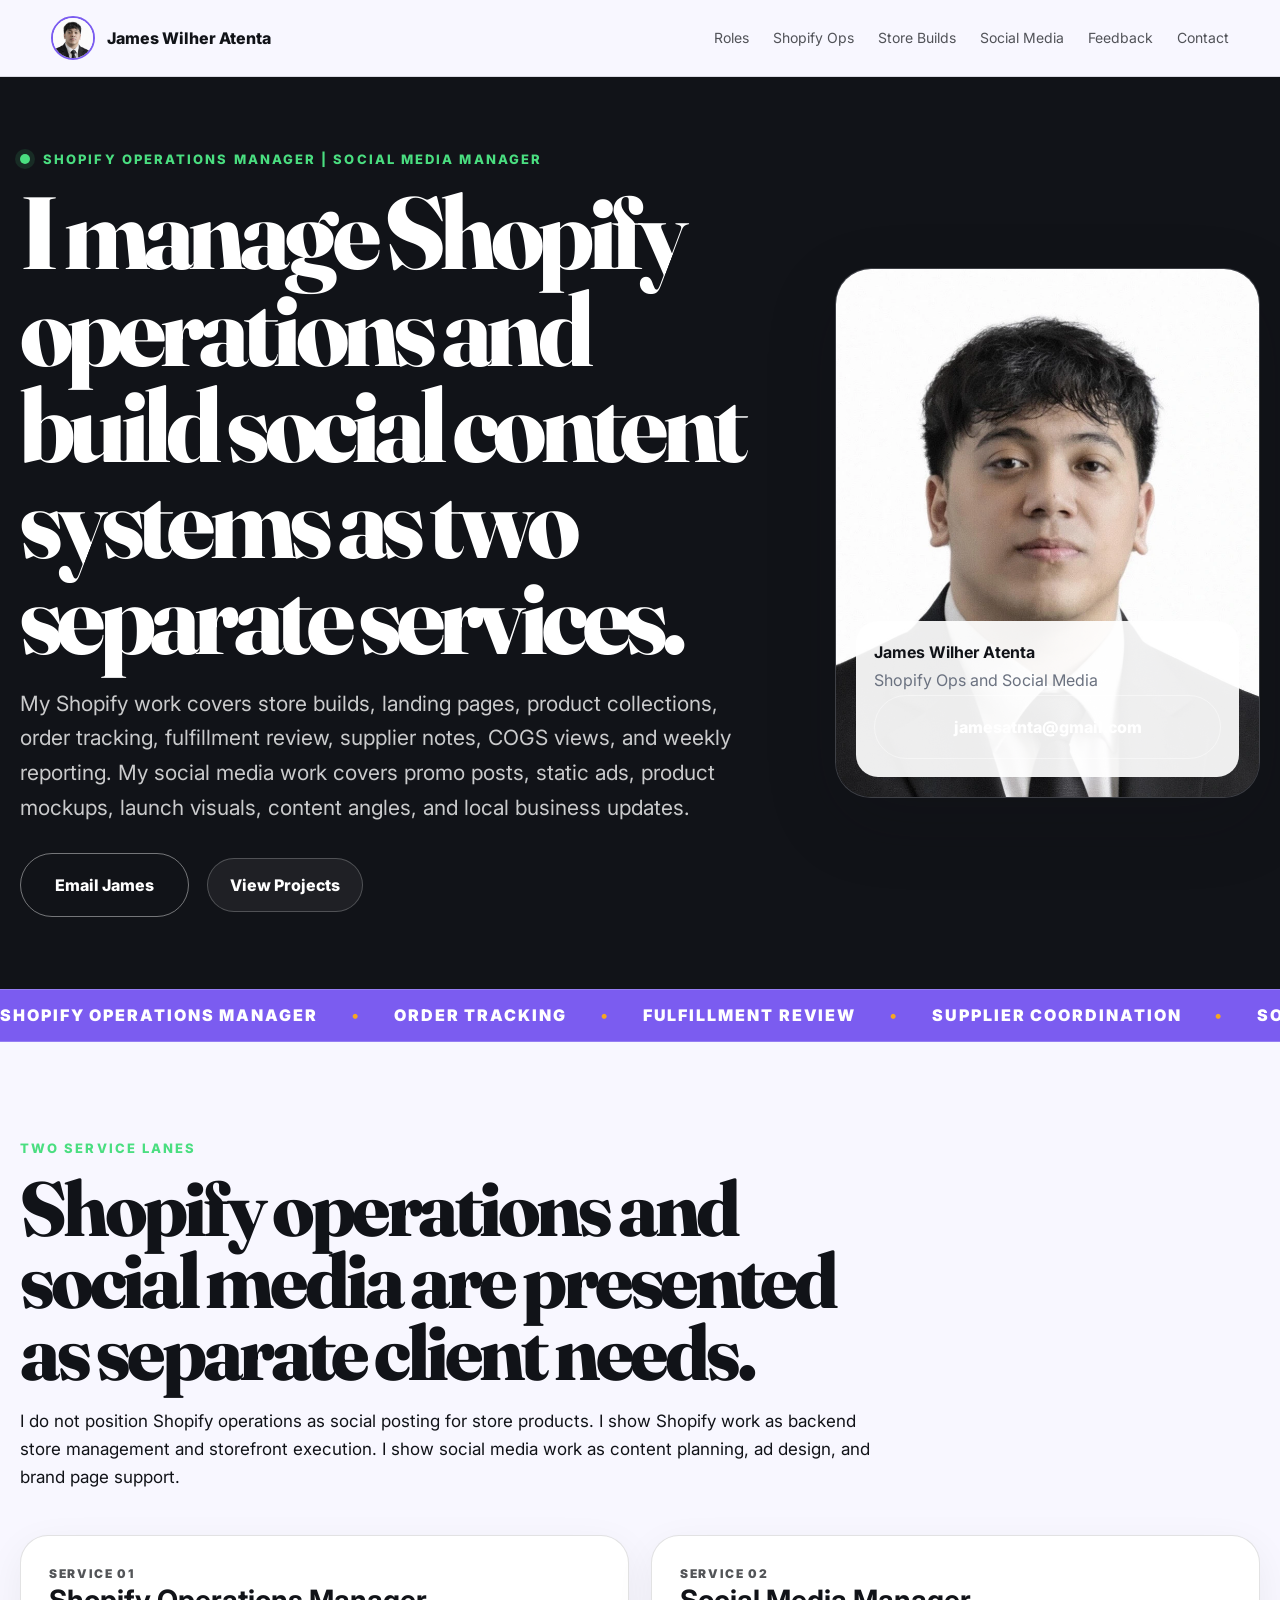
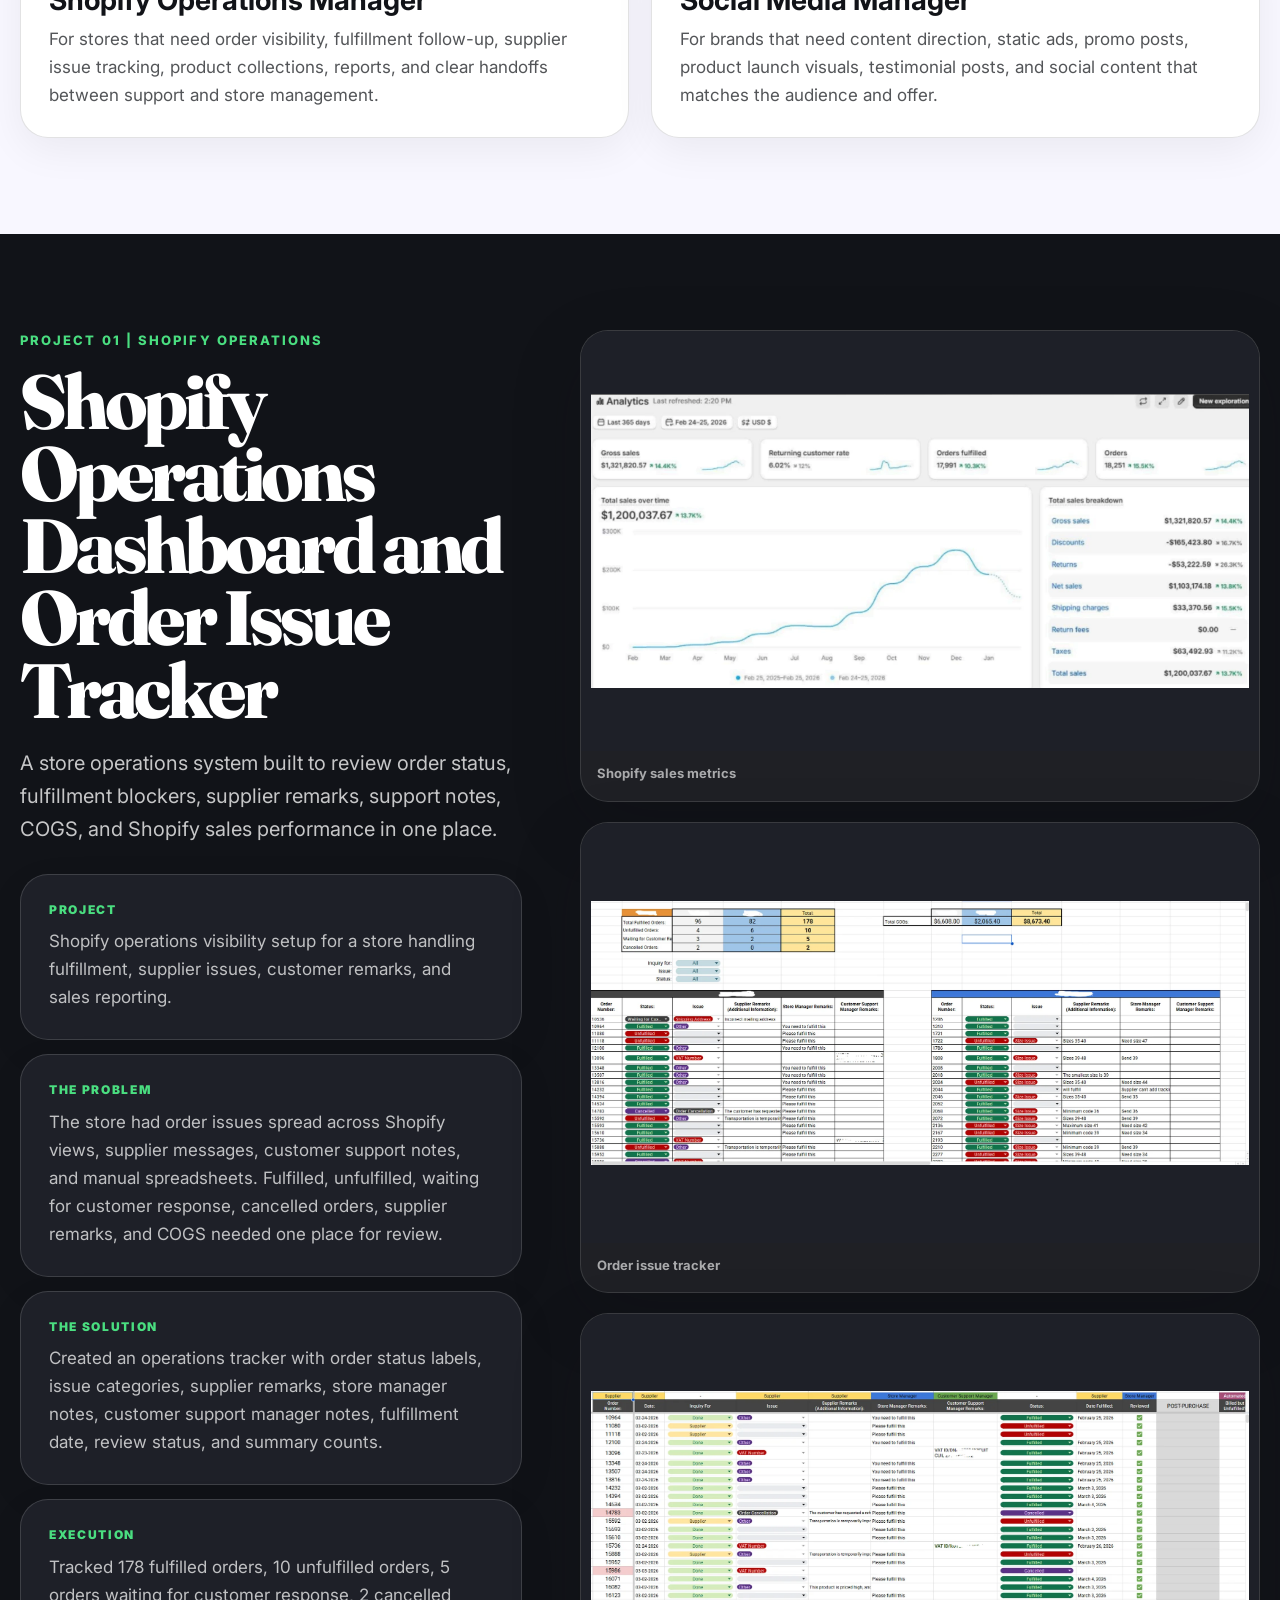
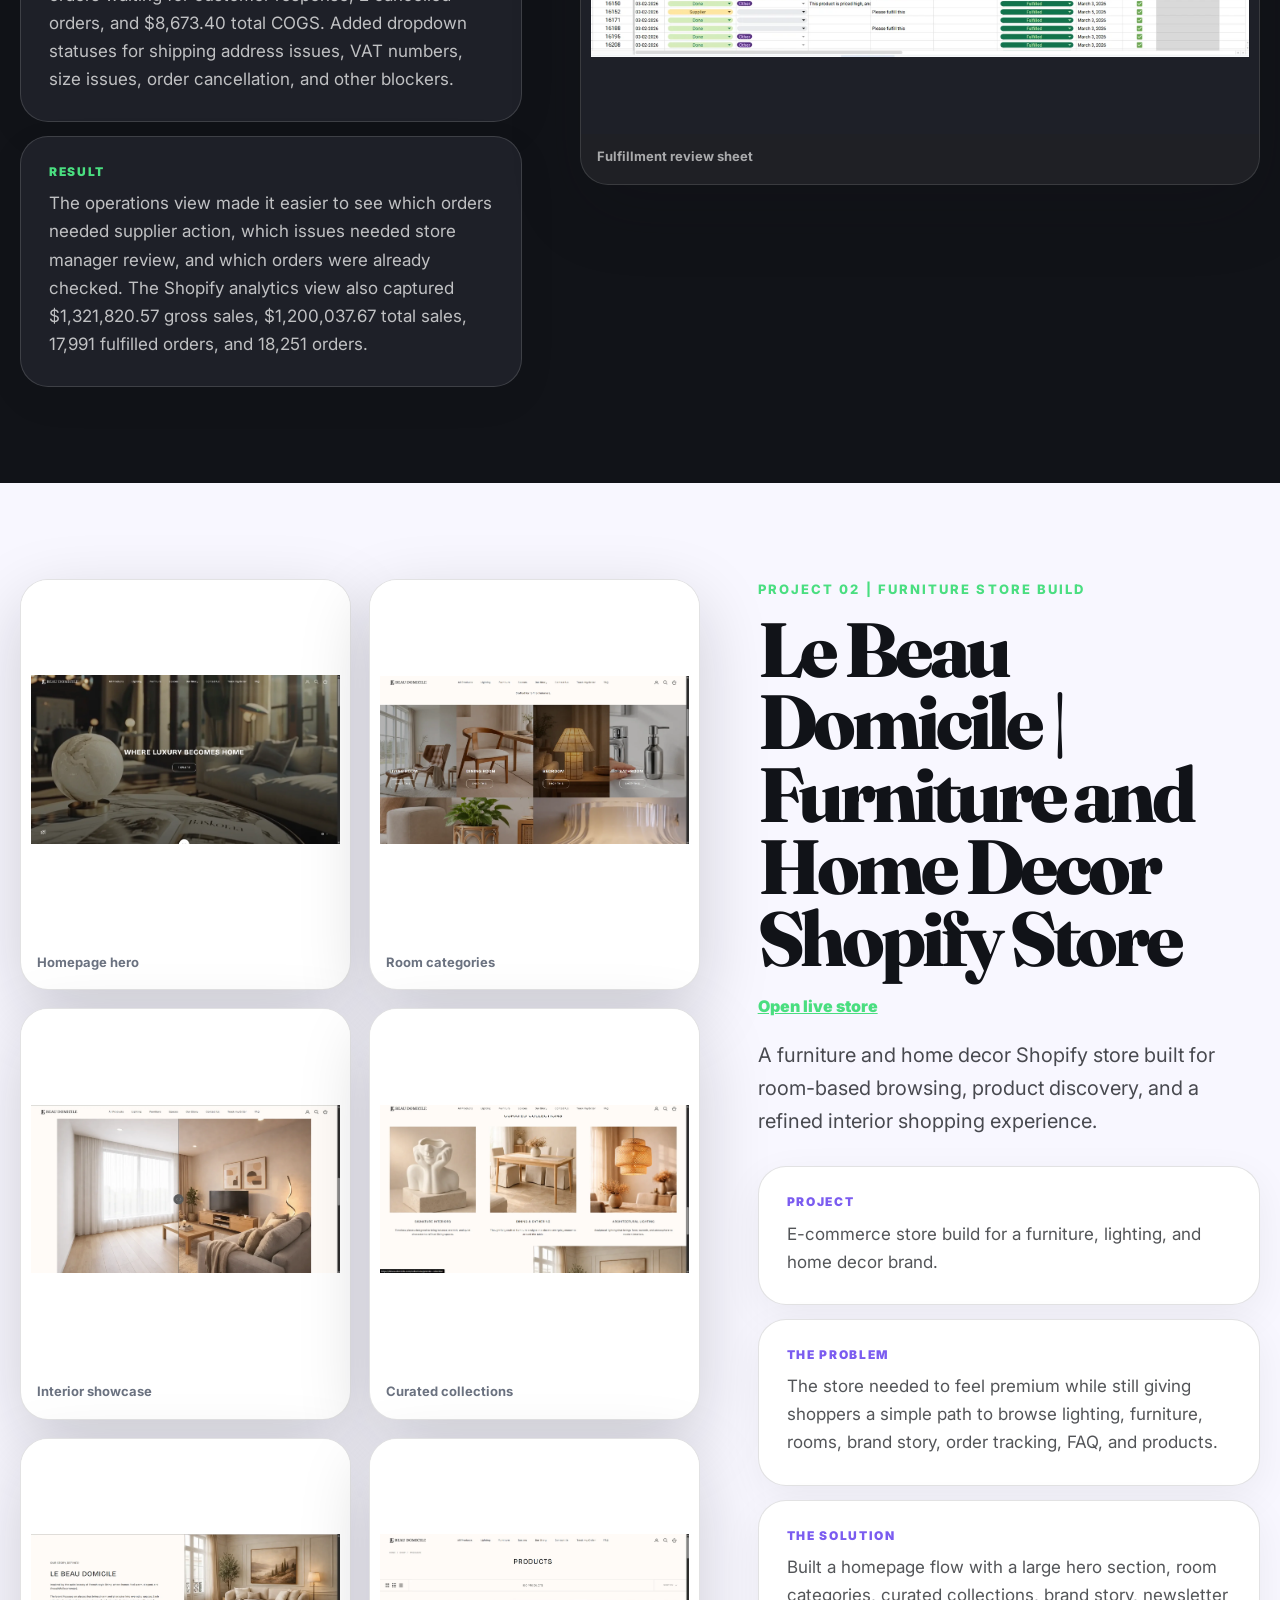
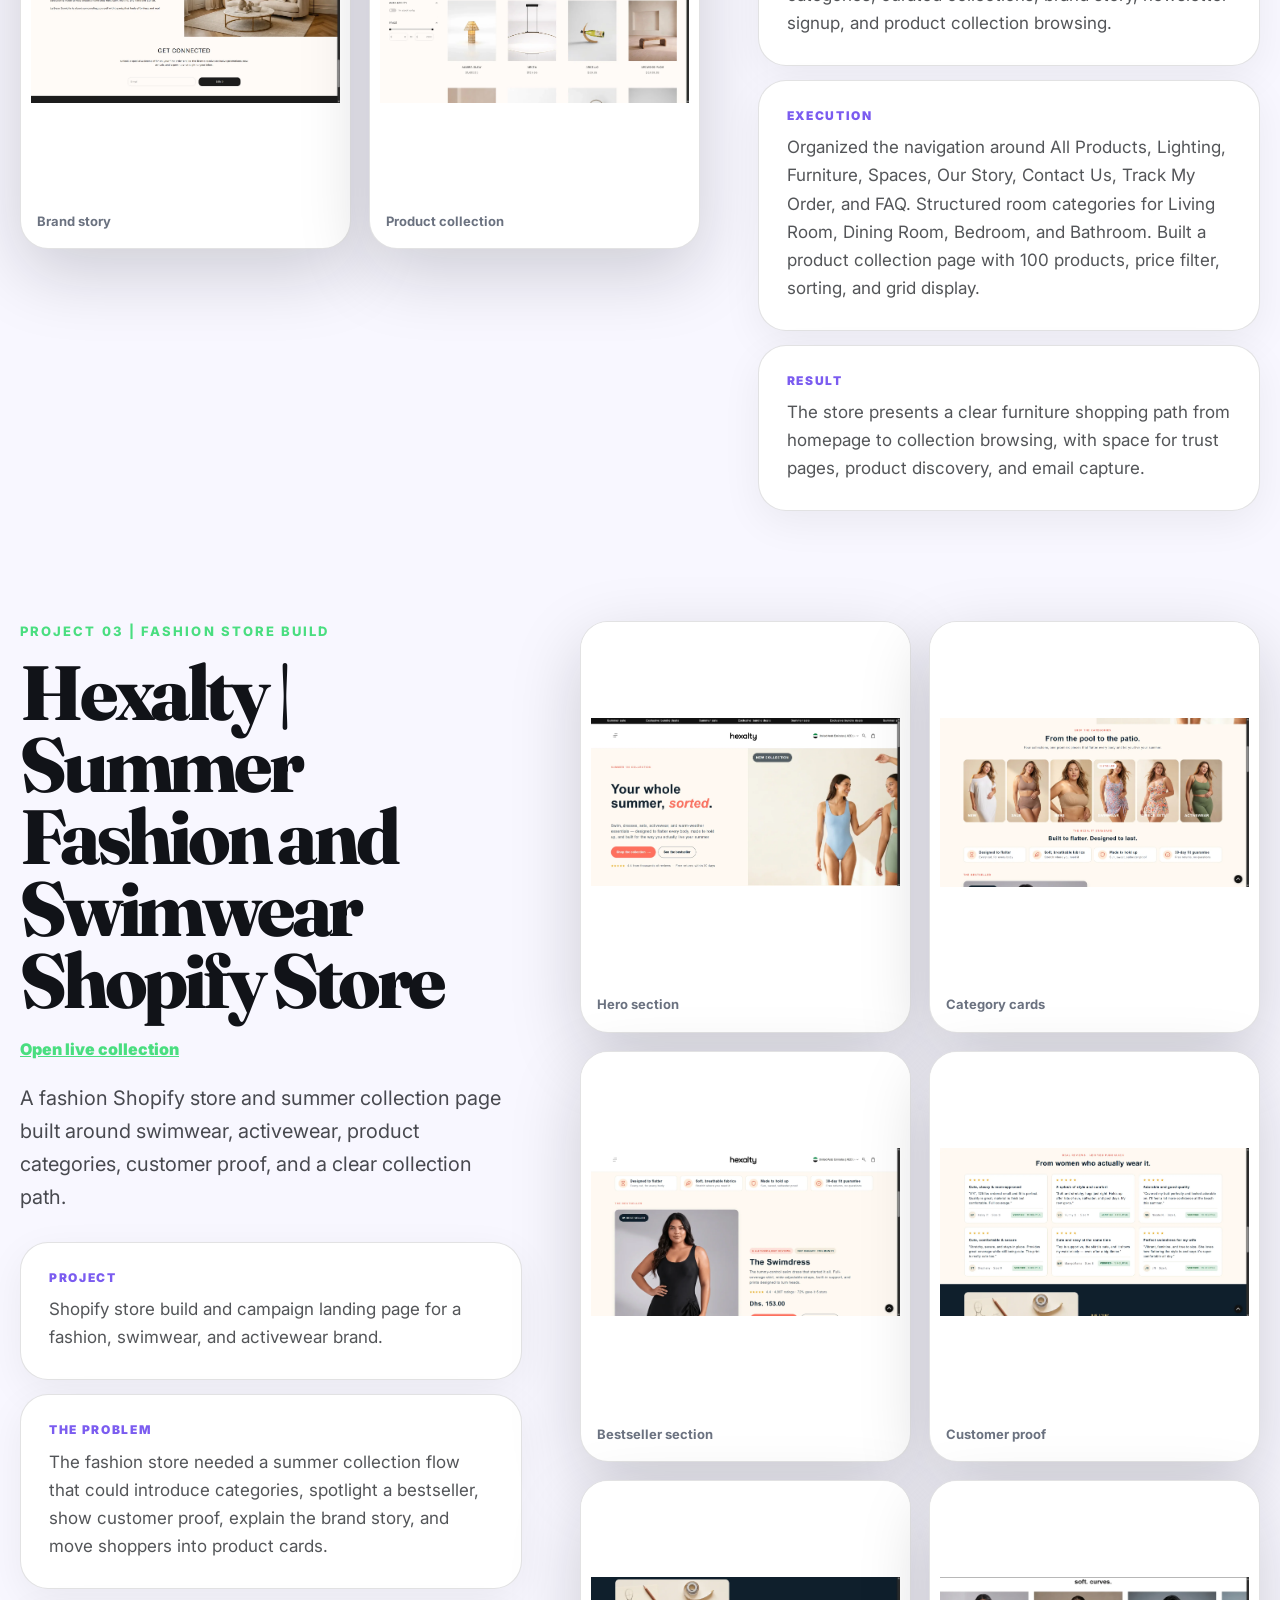
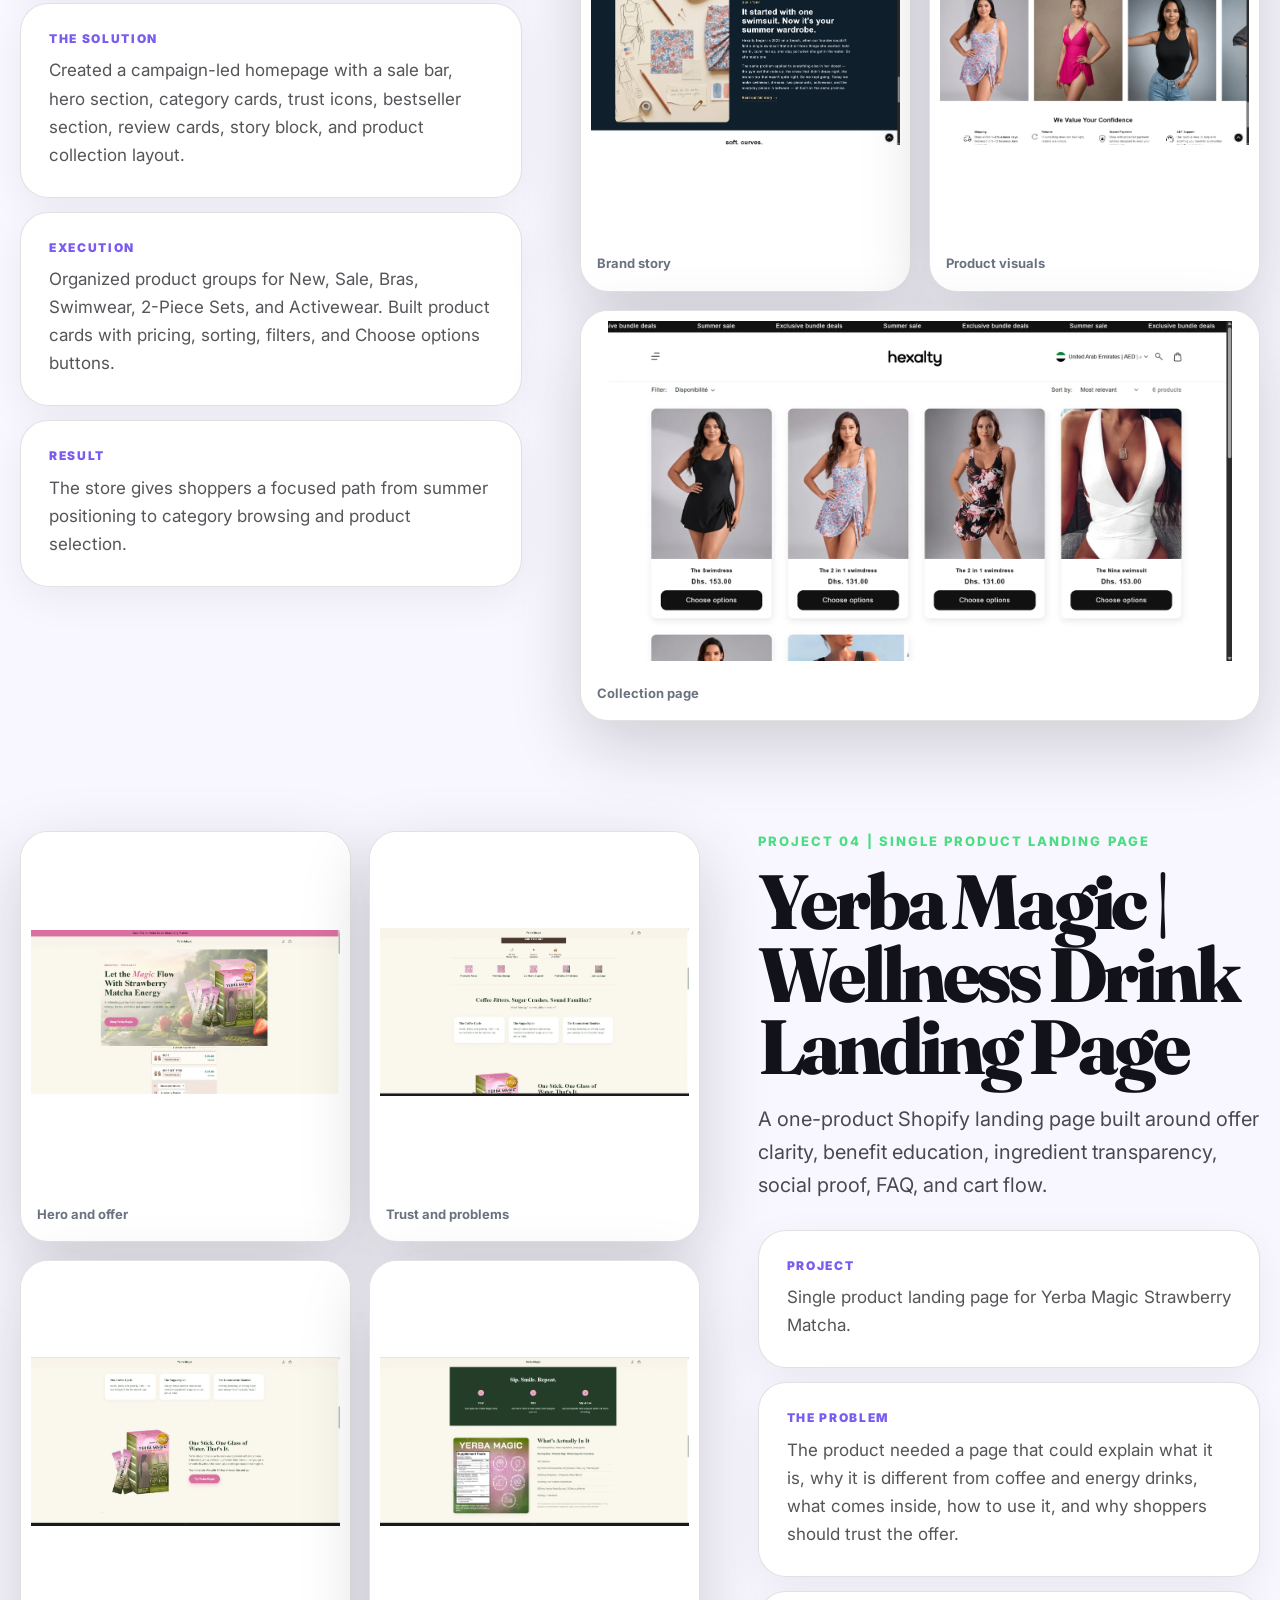
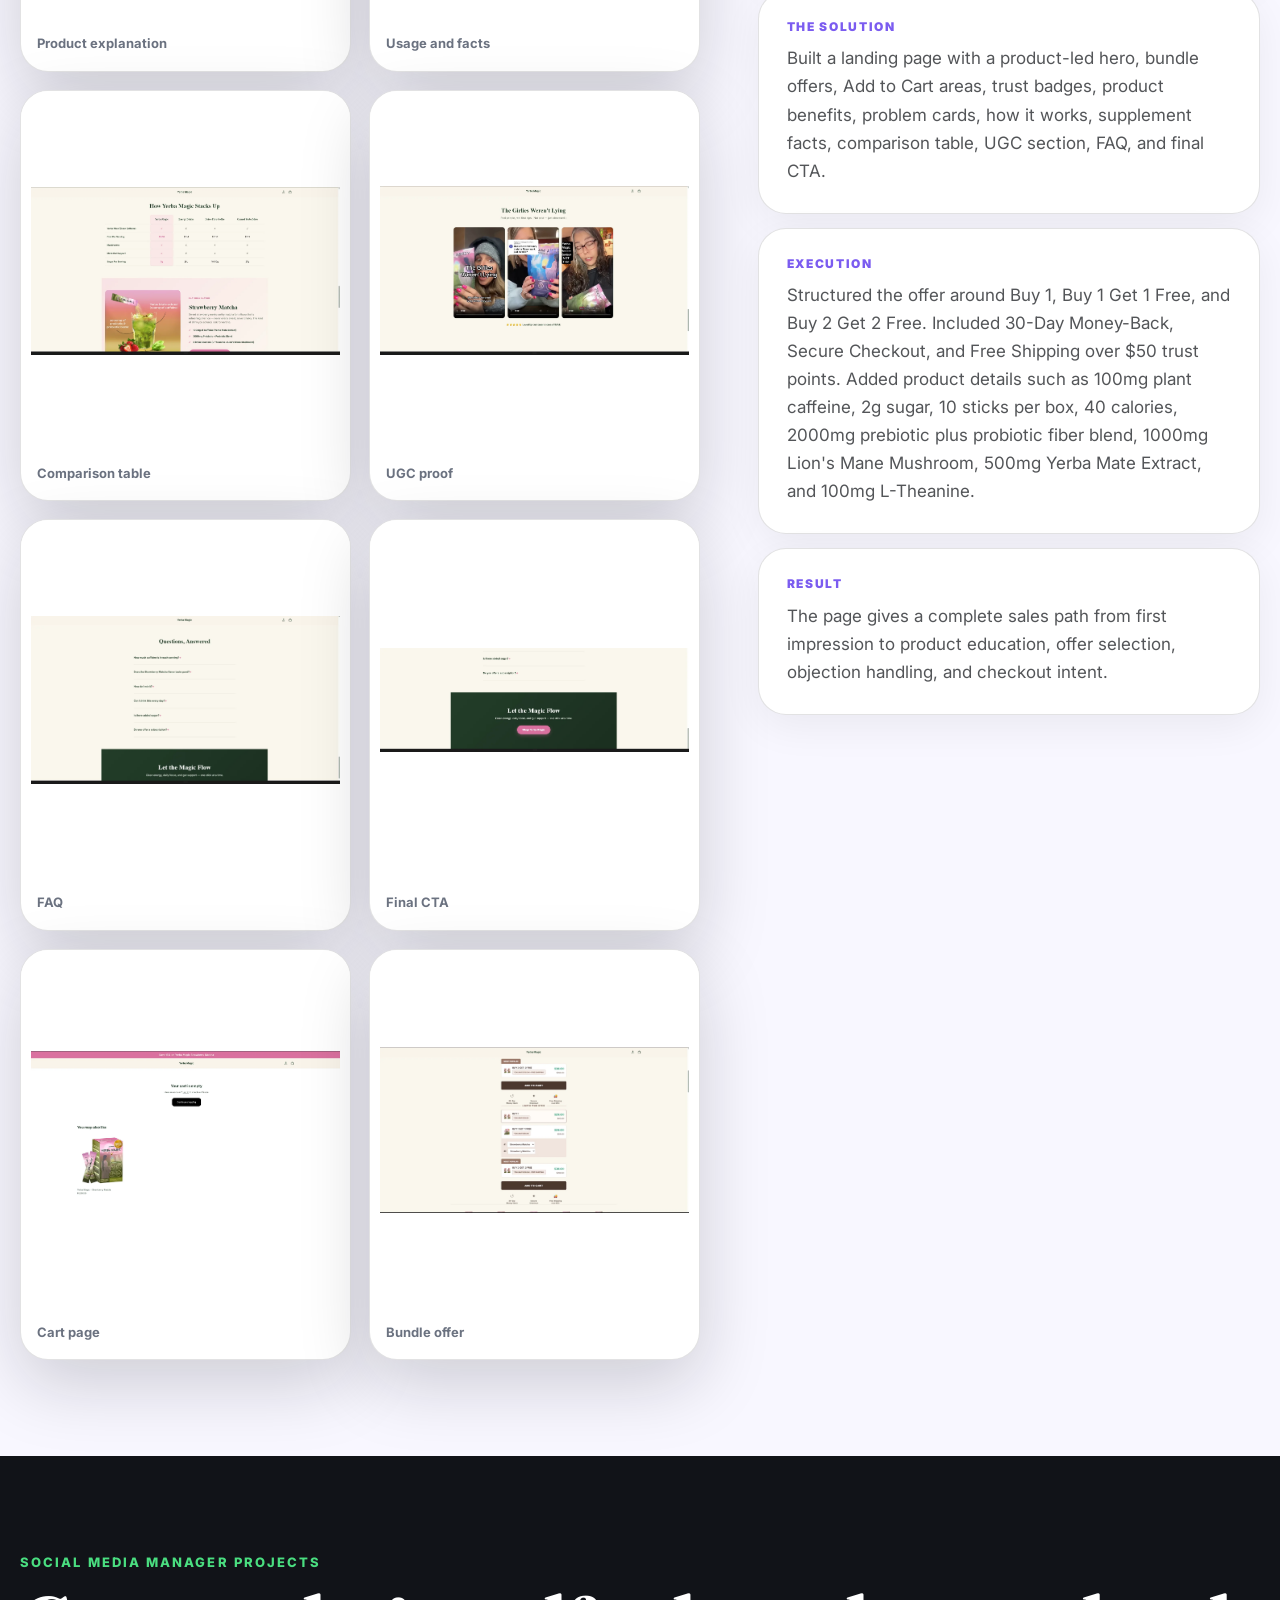
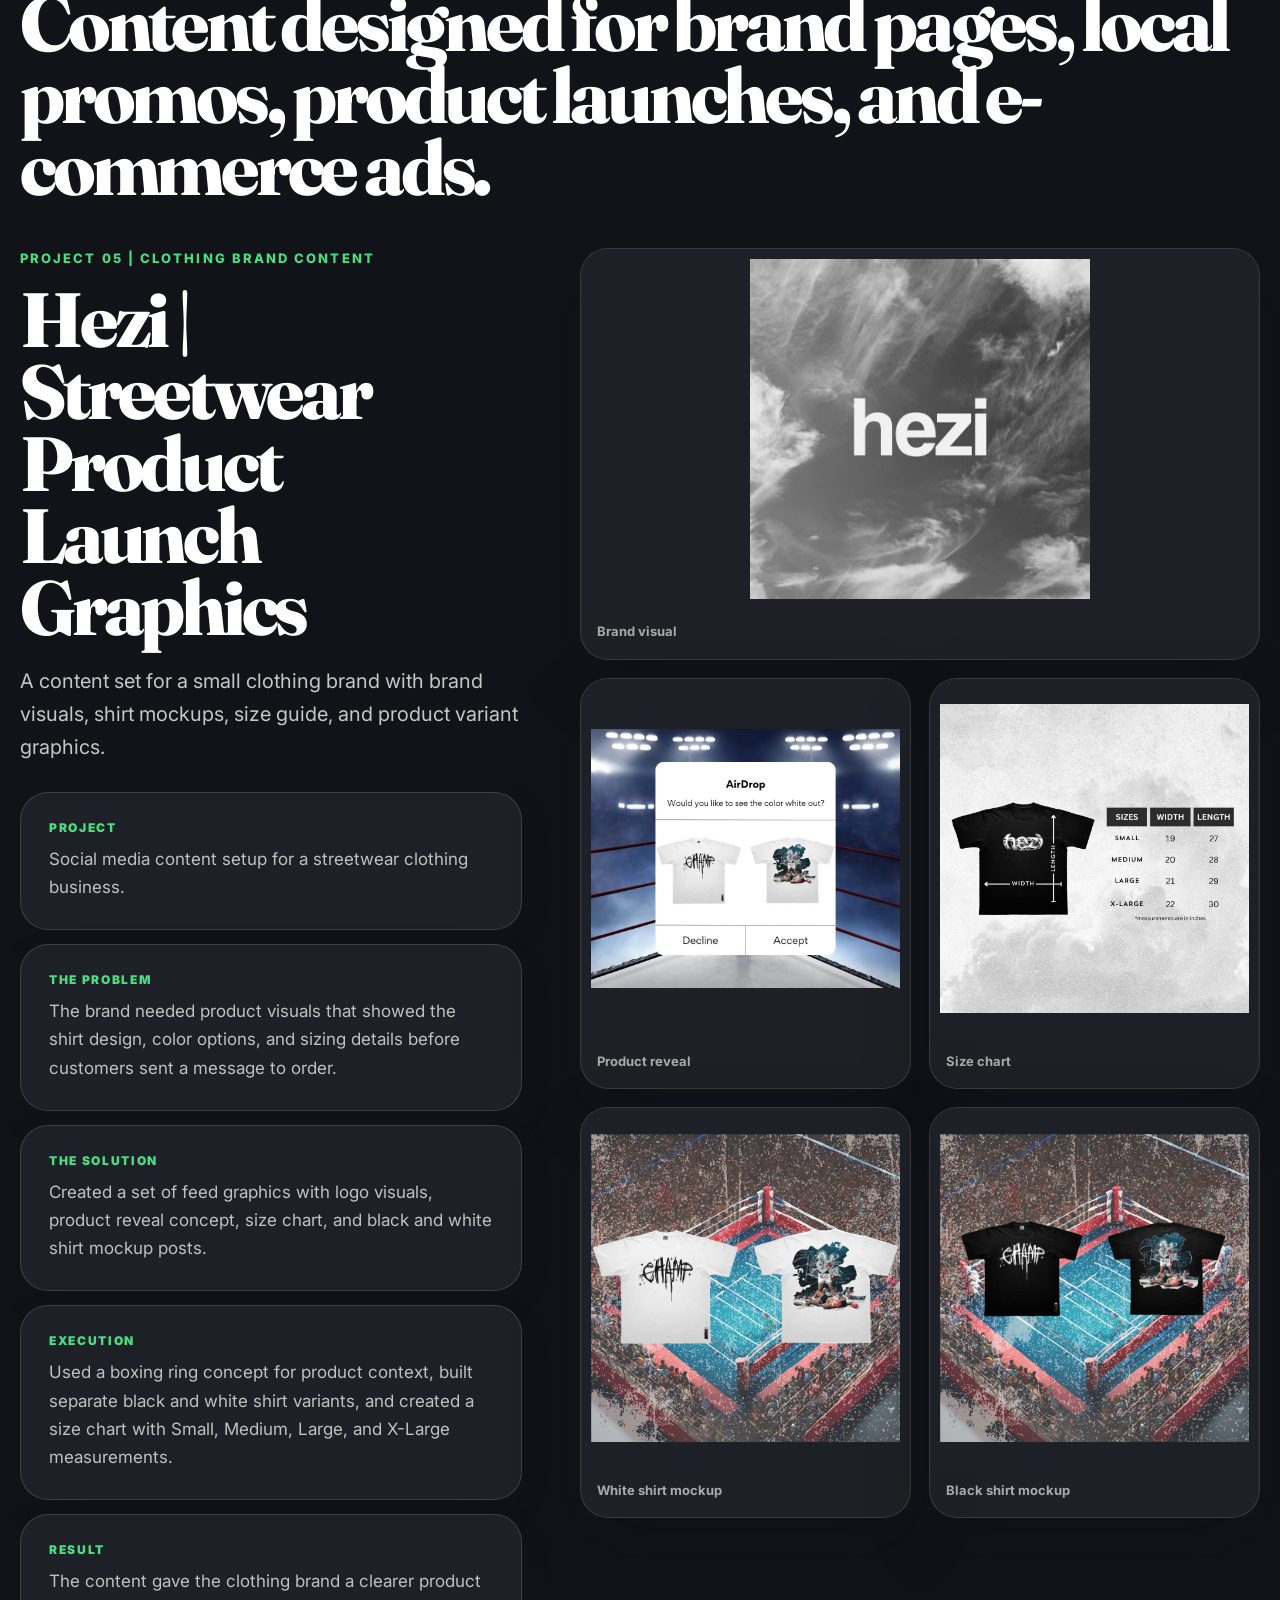
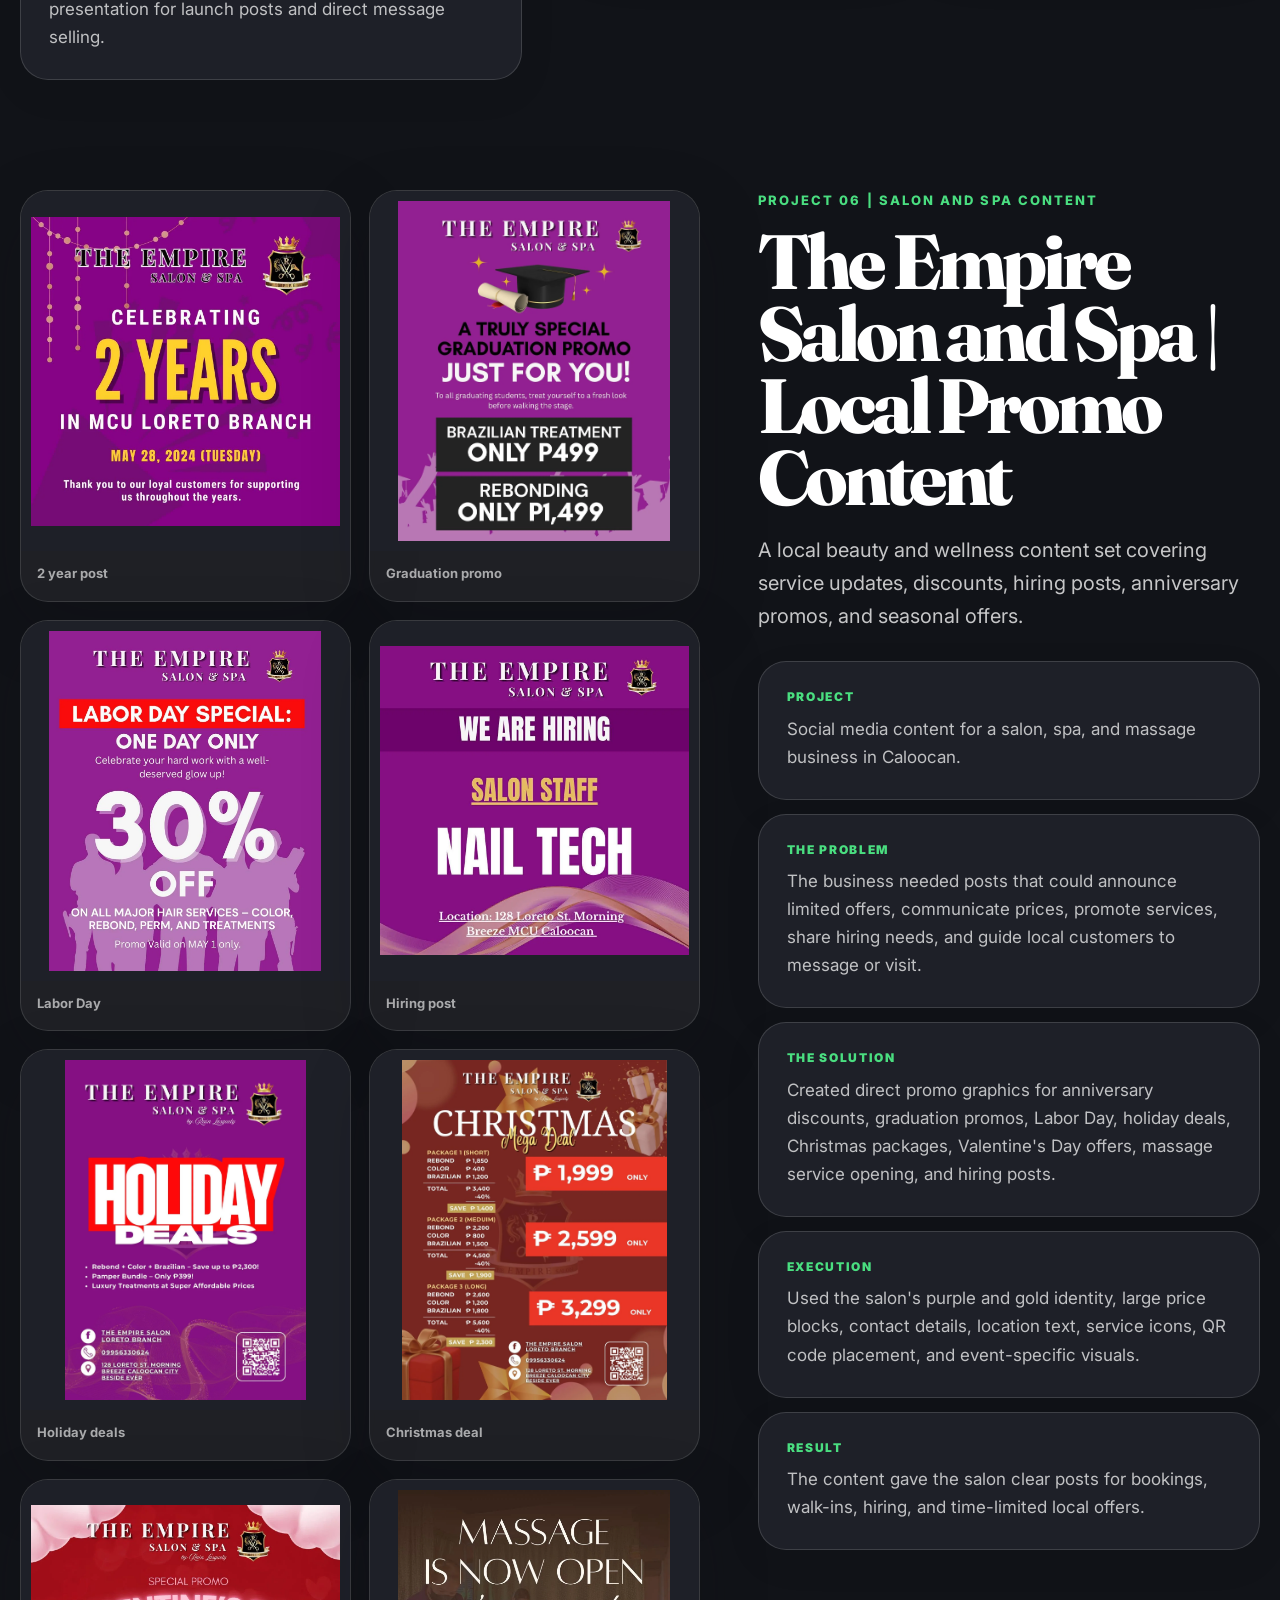
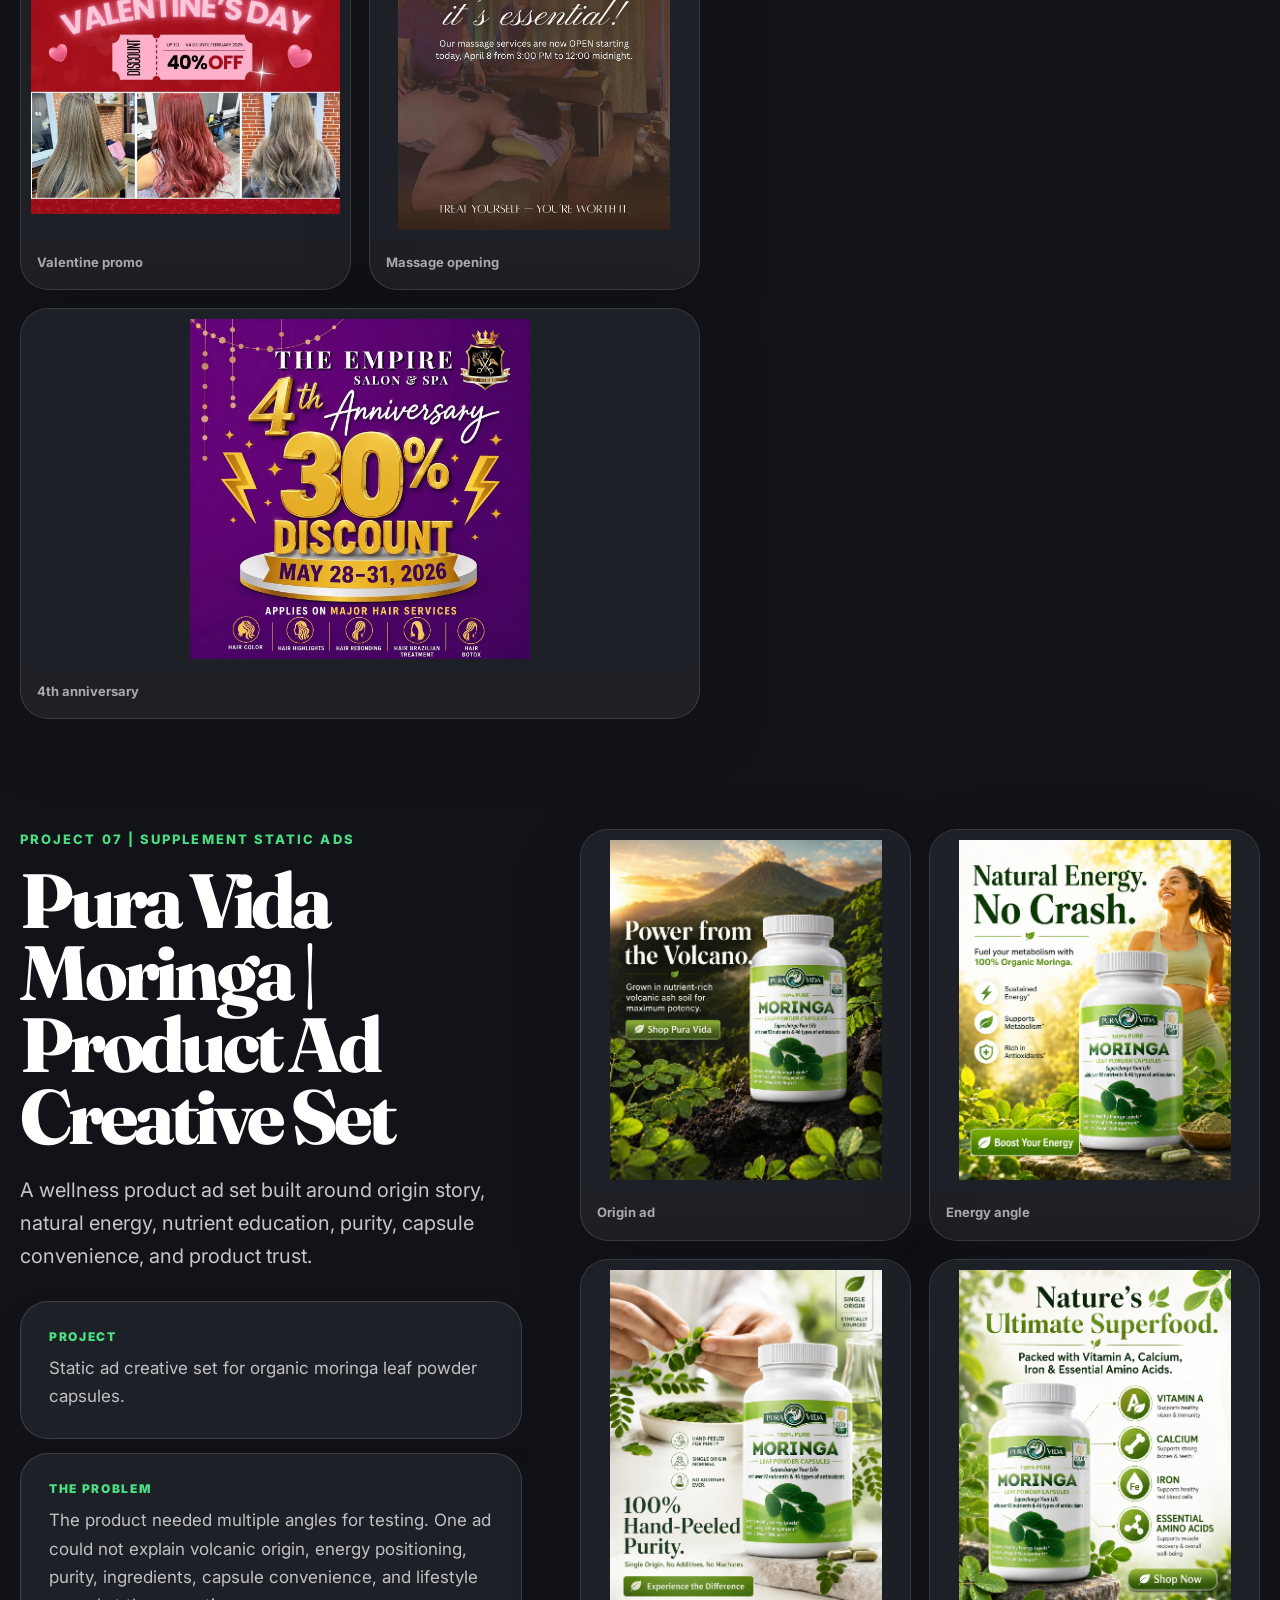
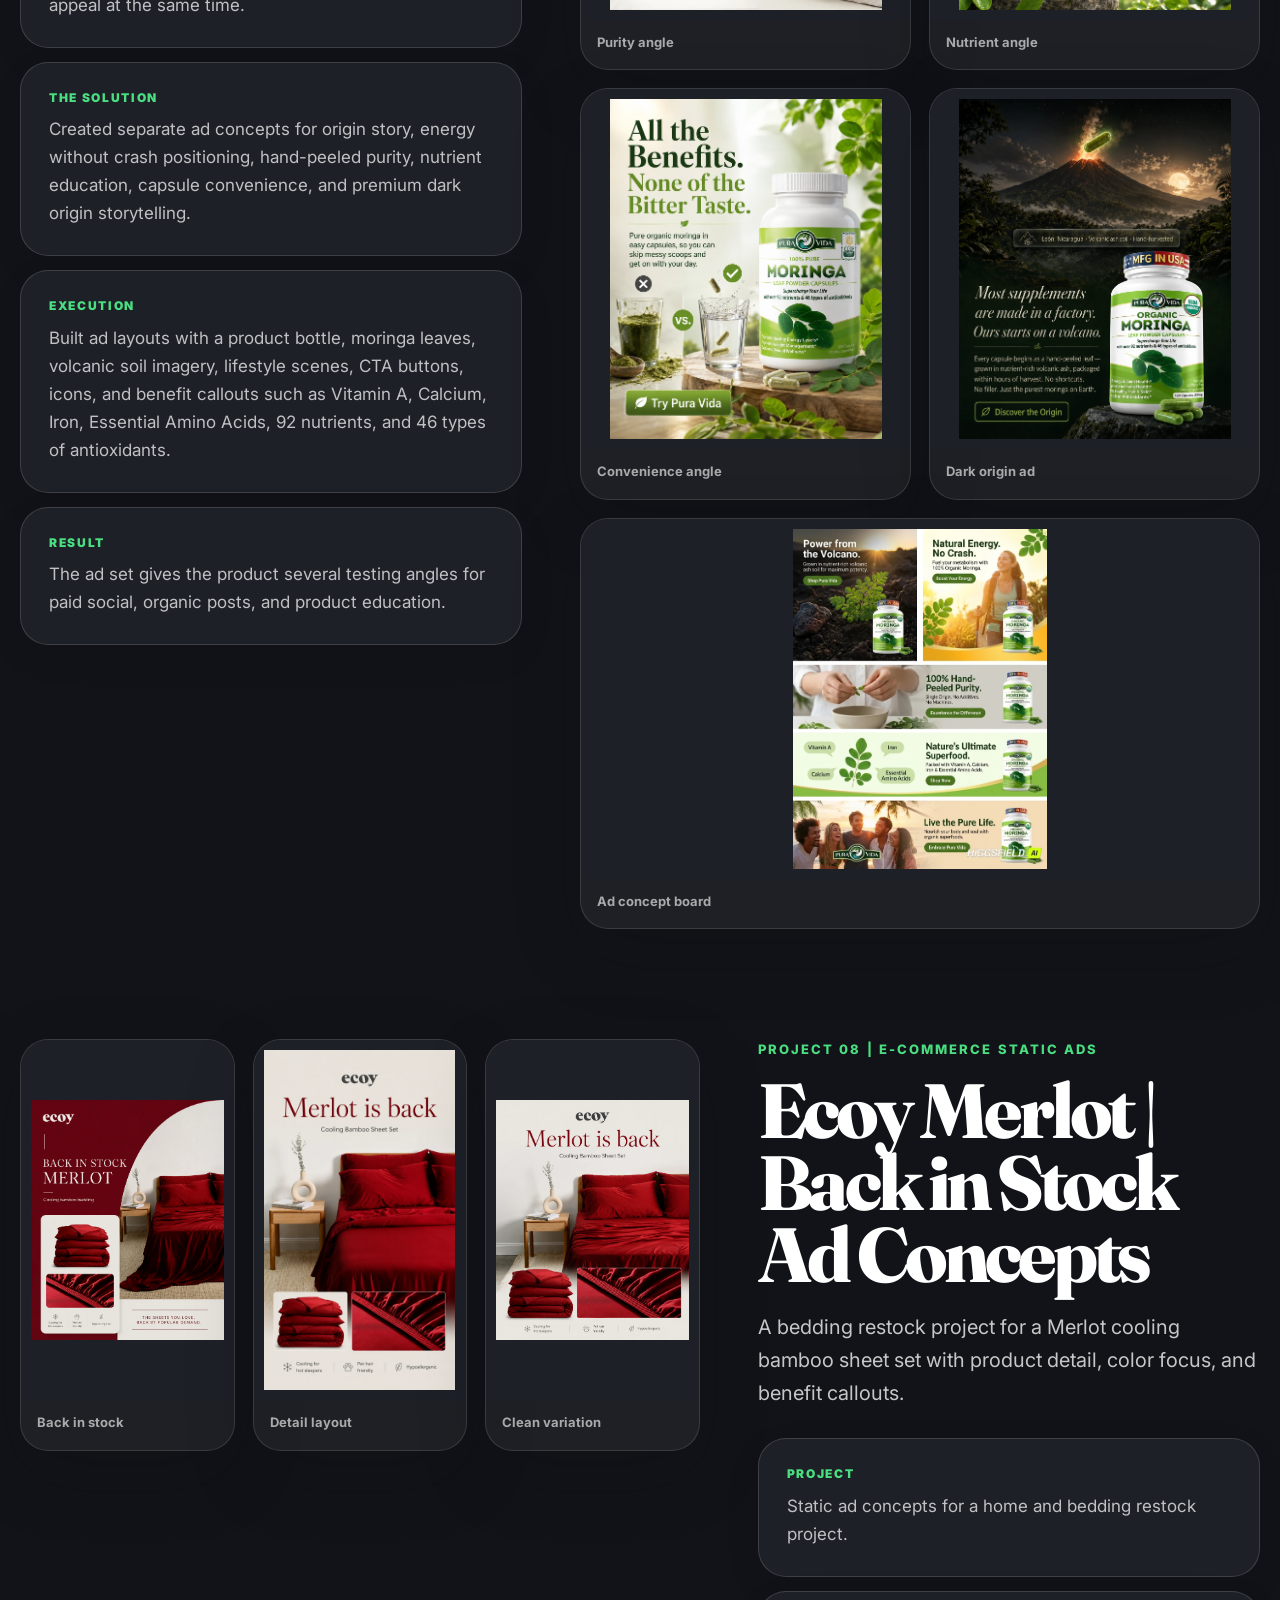
<file: index.html>
<!DOCTYPE html>
<html lang="en">
<head>
  <meta charset="UTF-8">
  <meta name="viewport" content="width=device-width, initial-scale=1.0">
  <meta name="description" content="James Wilher Atenta portfolio for Shopify operations management, Shopify store builds, and social media management.">
  <title>James Wilher Atenta | Shopify Operations Manager and Social Media Manager</title>
  <link rel="preconnect" href="https://fonts.googleapis.com">
  <link rel="preconnect" href="https://fonts.gstatic.com" crossorigin>
  <link href="https://fonts.googleapis.com/css2?family=Inter:wght@400;500;600;700;800&family=Fraunces:opsz,wght@9..144,700;9..144,800&display=swap" rel="stylesheet">
  <link rel="stylesheet" href="styles.css?v=4">
<!-- Image paths use media-v4 folder to avoid old assets cache or mixed files. -->
</head>
<body>
  <header class="site-header" id="top">
    <a class="brand" href="#top" aria-label="Home">
      <img src="media-v4/jwa-v4-james-wilher-atenta-profile.webp" alt="James Wilher Atenta profile photo">
      <span>James Wilher Atenta</span>
    </a>
    <button class="menu-toggle" type="button" aria-label="Open navigation" aria-expanded="false">Menu</button>
    <nav class="nav-links" aria-label="Main navigation">
      <a href="#roles">Roles</a>
      <a href="#shopify-ops">Shopify Ops</a>
      <a href="#store-builds">Store Builds</a>
      <a href="#social-media">Social Media</a>
      <a href="#feedback">Feedback</a>
      <a href="#contact">Contact</a>
    </nav>
  </header>

  <main>
    <section class="hero section-dark">
      <div class="container hero-grid">
        <div class="hero-copy">
          <p class="eyebrow"><span class="status-dot"></span> Shopify Operations Manager | Social Media Manager</p>
          <h1>I manage Shopify operations and build social content systems as two separate services.</h1>
          <p class="hero-text">My Shopify work covers store builds, landing pages, product collections, order tracking, fulfillment review, supplier notes, COGS views, and weekly reporting. My social media work covers promo posts, static ads, product mockups, launch visuals, content angles, and local business updates.</p>
          <div class="hero-actions">
  <a class="btn border-btn" href="https://mail.google.com/mail/?view=cm&fs=1&to=jamesatnta@gmail.com&su=Shopify%20Operations%20or%20Social%20Media%20Inquiry" target="_blank" rel="noopener">
  Email James
</a>
            <a class="btn btn-secondary" href="#projects">View Projects</a>
          </div>
        </div>
        <aside class="hero-card" aria-label="James Wilher Atenta profile card">
          <img src="media-v4/jwa-v4-james-wilher-atenta-profile.webp" alt="James Wilher Atenta professional photo">
          <div class="hero-card-note">
            <strong>James Wilher Atenta</strong>
            <span>Shopify Ops and Social Media</span>
            <a class="hero-email-pill" href="https://mail.google.com/mail/?view=cm&fs=1&to=jamesatnta@gmail.com&su=Shopify%20Operations%20or%20Social%20Media%20Inquiry" target="_blank" rel="noopener">
  jamesatnta@gmail.com
</a>
        </aside>
      </div>
    </section>

    <section class="marquee-wrap" aria-label="Service divider">
      <div class="marquee-track">
        <span>Shopify Operations Manager</span>
        <span>Order Tracking</span>
        <span>Fulfillment Review</span>
        <span>Supplier Coordination</span>
        <span>Social Media Manager</span>
        <span>Static Ads</span>
        <span>Promo Posts</span>
        <span>Content Systems</span>
        <span>Shopify Store Builds</span>
        <span>Landing Pages</span>
        <span>Shopify Operations Manager</span>
        <span>Order Tracking</span>
        <span>Fulfillment Review</span>
        <span>Supplier Coordination</span>
        <span>Social Media Manager</span>
        <span>Static Ads</span>
        <span>Promo Posts</span>
        <span>Content Systems</span>
        <span>Shopify Store Builds</span>
        <span>Landing Pages</span>
      </div>
    </section>

    <section class="section-light" id="roles">
      <div class="container">
        <div class="section-heading narrow">
          <p class="eyebrow">Two service lanes</p>
          <h2>Shopify operations and social media are presented as separate client needs.</h2>
          <p>I do not position Shopify operations as social posting for store products. I show Shopify work as backend store management and storefront execution. I show social media work as content planning, ad design, and brand page support.</p>
        </div>
        <div class="role-grid">
          <article class="role-card">
            <p class="card-kicker">Service 01</p>
            <h3>Shopify Operations Manager</h3>
            <p>For stores that need order visibility, fulfillment follow-up, supplier issue tracking, product collections, reports, and clear handoffs between support and store management.</p>
          </article>
          <article class="role-card">
            <p class="card-kicker">Service 02</p>
            <h3>Social Media Manager</h3>
            <p>For brands that need content direction, static ads, promo posts, product launch visuals, testimonial posts, and social content that matches the audience and offer.</p>
          </article>
        </div>
      </div>
    </section>

    <section class="section-dark" id="shopify-ops">
      <div class="container project-row" id="projects">
        <div class="project-copy">
          <p class="eyebrow">PROJECT 01 | Shopify Operations</p>
          <h2>Shopify Operations Dashboard and Order Issue Tracker</h2>
          <p class="project-summary">A store operations system built to review order status, fulfillment blockers, supplier remarks, support notes, COGS, and Shopify sales performance in one place.</p>
          <div class="case-stack dark-cards">
            <div class="case-box"><h3>Project</h3><p>Shopify operations visibility setup for a store handling fulfillment, supplier issues, customer remarks, and sales reporting.</p></div>
            <div class="case-box"><h3>The Problem</h3><p>The store had order issues spread across Shopify views, supplier messages, customer support notes, and manual spreadsheets. Fulfilled, unfulfilled, waiting for customer response, cancelled orders, supplier remarks, and COGS needed one place for review.</p></div>
            <div class="case-box"><h3>The Solution</h3><p>Created an operations tracker with order status labels, issue categories, supplier remarks, store manager notes, customer support manager notes, fulfillment date, review status, and summary counts.</p></div>
            <div class="case-box"><h3>Execution</h3><p>Tracked 178 fulfilled orders, 10 unfulfilled orders, 5 orders waiting for customer response, 2 cancelled orders, and $8,673.40 total COGS. Added dropdown statuses for shipping address issues, VAT numbers, size issues, order cancellation, and other blockers.</p></div>
            <div class="case-box"><h3>Result</h3><p>The operations view made it easier to see which orders needed supplier action, which issues needed store manager review, and which orders were already checked. The Shopify analytics view also captured $1,321,820.57 gross sales, $1,200,037.67 total sales, 17,991 fulfilled orders, and 18,251 orders.</p></div>
          </div>
        </div>
        <div class="media-stack fixed-media" aria-label="Shopify operations images">
          <figure><img src="media-v4/jwa-v4-shopify-sales-metrics-1321820.webp" alt="Shopify Analytics screenshot with $1,321,820.57 gross sales"><figcaption>Shopify sales metrics</figcaption></figure>
          <figure><img src="media-v4/jwa-v4-shopify-order-issue-tracker.webp" alt="Order issue tracker with status labels and COGS view"><figcaption>Order issue tracker</figcaption></figure>
          <figure><img src="media-v4/jwa-v4-shopify-fulfillment-review-sheet.webp" alt="Fulfillment review sheet with supplier and support notes"><figcaption>Fulfillment review sheet</figcaption></figure>
        </div>
      </div>
    </section>

    <section class="section-light" id="store-builds">
      <div class="container project-row reverse">
        <div class="project-copy">
          <p class="eyebrow">PROJECT 02 | Furniture Store Build</p>
          <h2>Le Beau Domicile | Furniture and Home Decor Shopify Store</h2>
          <a class="text-link" href="https://lebeaudomicile.com/" target="_blank" rel="noopener">Open live store</a>
          <p class="project-summary">A furniture and home decor Shopify store built for room-based browsing, product discovery, and a refined interior shopping experience.</p>
          <div class="case-stack light-cards">
            <div class="case-box"><h3>Project</h3><p>E-commerce store build for a furniture, lighting, and home decor brand.</p></div>
            <div class="case-box"><h3>The Problem</h3><p>The store needed to feel premium while still giving shoppers a simple path to browse lighting, furniture, rooms, brand story, order tracking, FAQ, and products.</p></div>
            <div class="case-box"><h3>The Solution</h3><p>Built a homepage flow with a large hero section, room categories, curated collections, brand story, newsletter signup, and product collection browsing.</p></div>
            <div class="case-box"><h3>Execution</h3><p>Organized the navigation around All Products, Lighting, Furniture, Spaces, Our Story, Contact Us, Track My Order, and FAQ. Structured room categories for Living Room, Dining Room, Bedroom, and Bathroom. Built a product collection page with 100 products, price filter, sorting, and grid display.</p></div>
            <div class="case-box"><h3>Result</h3><p>The store presents a clear furniture shopping path from homepage to collection browsing, with space for trust pages, product discovery, and email capture.</p></div>
          </div>
        </div>
        <div class="gallery gallery-six" aria-label="Le Beau Domicile screenshots">
          <figure><img src="media-v4/jwa-v4-lebeau-01.webp" alt="Le Beau homepage hero"><figcaption>Homepage hero</figcaption></figure>
          <figure><img src="media-v4/jwa-v4-lebeau-02.webp" alt="Le Beau room category section"><figcaption>Room categories</figcaption></figure>
          <figure><img src="media-v4/jwa-v4-lebeau-03.webp" alt="Le Beau before and after interior section"><figcaption>Interior showcase</figcaption></figure>
          <figure><img src="media-v4/jwa-v4-lebeau-04.webp" alt="Le Beau curated collections"><figcaption>Curated collections</figcaption></figure>
          <figure><img src="media-v4/jwa-v4-lebeau-05.webp" alt="Le Beau brand story section"><figcaption>Brand story</figcaption></figure>
          <figure><img src="media-v4/jwa-v4-lebeau-06.webp" alt="Le Beau product collection page"><figcaption>Product collection</figcaption></figure>
        </div>
      </div>

      <div class="container project-row split-top">
        <div class="project-copy">
          <p class="eyebrow">PROJECT 03 | Fashion Store Build</p>
          <h2>Hexalty | Summer Fashion and Swimwear Shopify Store</h2>
          <a class="text-link" href="https://hexalty.com/collections/swimsuit" target="_blank" rel="noopener">Open live collection</a>
          <p class="project-summary">A fashion Shopify store and summer collection page built around swimwear, activewear, product categories, customer proof, and a clear collection path.</p>
          <div class="case-stack light-cards">
            <div class="case-box"><h3>Project</h3><p>Shopify store build and campaign landing page for a fashion, swimwear, and activewear brand.</p></div>
            <div class="case-box"><h3>The Problem</h3><p>The fashion store needed a summer collection flow that could introduce categories, spotlight a bestseller, show customer proof, explain the brand story, and move shoppers into product cards.</p></div>
            <div class="case-box"><h3>The Solution</h3><p>Created a campaign-led homepage with a sale bar, hero section, category cards, trust icons, bestseller section, review cards, story block, and product collection layout.</p></div>
            <div class="case-box"><h3>Execution</h3><p>Organized product groups for New, Sale, Bras, Swimwear, 2-Piece Sets, and Activewear. Built product cards with pricing, sorting, filters, and Choose options buttons.</p></div>
            <div class="case-box"><h3>Result</h3><p>The store gives shoppers a focused path from summer positioning to category browsing and product selection.</p></div>
          </div>
        </div>
        <div class="gallery gallery-seven" aria-label="Hexalty screenshots">
          <figure><img src="media-v4/jwa-v4-hexalty-01.webp" alt="Hexalty hero section"><figcaption>Hero section</figcaption></figure>
          <figure><img src="media-v4/jwa-v4-hexalty-02.webp" alt="Hexalty category section"><figcaption>Category cards</figcaption></figure>
          <figure><img src="media-v4/jwa-v4-hexalty-03.webp" alt="Hexalty bestseller section"><figcaption>Bestseller section</figcaption></figure>
          <figure><img src="media-v4/jwa-v4-hexalty-04.webp" alt="Hexalty customer review section"><figcaption>Customer proof</figcaption></figure>
          <figure><img src="media-v4/jwa-v4-hexalty-05.webp" alt="Hexalty brand story section"><figcaption>Brand story</figcaption></figure>
          <figure><img src="media-v4/jwa-v4-hexalty-06.webp" alt="Hexalty product gallery section"><figcaption>Product visuals</figcaption></figure>
          <figure><img src="media-v4/jwa-v4-hexalty-07.webp" alt="Hexalty swimsuit collection page"><figcaption>Collection page</figcaption></figure>
        </div>
      </div>

      <div class="container project-row reverse split-top">
        <div class="project-copy">
          <p class="eyebrow">PROJECT 04 | Single Product Landing Page</p>
          <h2>Yerba Magic | Wellness Drink Landing Page</h2>
          <p class="project-summary">A one-product Shopify landing page built around offer clarity, benefit education, ingredient transparency, social proof, FAQ, and cart flow.</p>
          <div class="case-stack light-cards">
            <div class="case-box"><h3>Project</h3><p>Single product landing page for Yerba Magic Strawberry Matcha.</p></div>
            <div class="case-box"><h3>The Problem</h3><p>The product needed a page that could explain what it is, why it is different from coffee and energy drinks, what comes inside, how to use it, and why shoppers should trust the offer.</p></div>
            <div class="case-box"><h3>The Solution</h3><p>Built a landing page with a product-led hero, bundle offers, Add to Cart areas, trust badges, product benefits, problem cards, how it works, supplement facts, comparison table, UGC section, FAQ, and final CTA.</p></div>
            <div class="case-box"><h3>Execution</h3><p>Structured the offer around Buy 1, Buy 1 Get 1 Free, and Buy 2 Get 2 Free. Included 30-Day Money-Back, Secure Checkout, and Free Shipping over $50 trust points. Added product details such as 100mg plant caffeine, 2g sugar, 10 sticks per box, 40 calories, 2000mg prebiotic plus probiotic fiber blend, 1000mg Lion's Mane Mushroom, 500mg Yerba Mate Extract, and 100mg L-Theanine.</p></div>
            <div class="case-box"><h3>Result</h3><p>The page gives a complete sales path from first impression to product education, offer selection, objection handling, and checkout intent.</p></div>
          </div>
        </div>
        <div class="gallery gallery-ten" aria-label="Yerba Magic screenshots">
          <figure><img src="media-v4/jwa-v4-yerba-01.webp" alt="Yerba Magic hero and offer section"><figcaption>Hero and offer</figcaption></figure>
          <figure><img src="media-v4/jwa-v4-yerba-02.webp" alt="Yerba Magic trust and problem section"><figcaption>Trust and problems</figcaption></figure>
          <figure><img src="media-v4/jwa-v4-yerba-03.webp" alt="Yerba Magic product explanation section"><figcaption>Product explanation</figcaption></figure>
          <figure><img src="media-v4/jwa-v4-yerba-04.webp" alt="Yerba Magic usage steps and facts section"><figcaption>Usage and facts</figcaption></figure>
          <figure><img src="media-v4/jwa-v4-yerba-05.webp" alt="Yerba Magic comparison table"><figcaption>Comparison table</figcaption></figure>
          <figure><img src="media-v4/jwa-v4-yerba-06.webp" alt="Yerba Magic UGC section"><figcaption>UGC proof</figcaption></figure>
          <figure><img src="media-v4/jwa-v4-yerba-07.webp" alt="Yerba Magic FAQ section"><figcaption>FAQ</figcaption></figure>
          <figure><img src="media-v4/jwa-v4-yerba-08.webp" alt="Yerba Magic final CTA"><figcaption>Final CTA</figcaption></figure>
          <figure><img src="media-v4/jwa-v4-yerba-09.webp" alt="Yerba Magic cart page"><figcaption>Cart page</figcaption></figure>
          <figure><img src="media-v4/jwa-v4-yerba-10.webp" alt="Yerba Magic bundle offer section"><figcaption>Bundle offer</figcaption></figure>
        </div>
      </div>
    </section>

    <section class="section-dark" id="social-media">
      <div class="container section-heading">
        <p class="eyebrow">Social Media Manager Projects</p>
        <h2>Content designed for brand pages, local promos, product launches, and e-commerce ads.</h2>
      </div>

      <div class="container project-row">
        <div class="project-copy">
          <p class="eyebrow">PROJECT 05 | Clothing Brand Content</p>
          <h2>Hezi | Streetwear Product Launch Graphics</h2>
          <p class="project-summary">A content set for a small clothing brand with brand visuals, shirt mockups, size guide, and product variant graphics.</p>
          <div class="case-stack dark-cards">
            <div class="case-box"><h3>Project</h3><p>Social media content setup for a streetwear clothing business.</p></div>
            <div class="case-box"><h3>The Problem</h3><p>The brand needed product visuals that showed the shirt design, color options, and sizing details before customers sent a message to order.</p></div>
            <div class="case-box"><h3>The Solution</h3><p>Created a set of feed graphics with logo visuals, product reveal concept, size chart, and black and white shirt mockup posts.</p></div>
            <div class="case-box"><h3>Execution</h3><p>Used a boxing ring concept for product context, built separate black and white shirt variants, and created a size chart with Small, Medium, Large, and X-Large measurements.</p></div>
            <div class="case-box"><h3>Result</h3><p>The content gave the clothing brand a clearer product presentation for launch posts and direct message selling.</p></div>
          </div>
        </div>
        <div class="gallery gallery-five" aria-label="Hezi content">
          <figure><img src="media-v4/jwa-v4-hezi-01.webp" alt="Hezi brand identity post"><figcaption>Brand visual</figcaption></figure>
          <figure><img src="media-v4/jwa-v4-hezi-02.webp" alt="Hezi AirDrop product reveal post"><figcaption>Product reveal</figcaption></figure>
          <figure><img src="media-v4/jwa-v4-hezi-03.webp" alt="Hezi size chart"><figcaption>Size chart</figcaption></figure>
          <figure><img src="media-v4/jwa-v4-hezi-04.webp" alt="Hezi white shirt mockup"><figcaption>White shirt mockup</figcaption></figure>
          <figure><img src="media-v4/jwa-v4-hezi-05.webp" alt="Hezi black shirt mockup"><figcaption>Black shirt mockup</figcaption></figure>
        </div>
      </div>

      <div class="container project-row reverse split-top">
        <div class="project-copy">
          <p class="eyebrow">PROJECT 06 | Salon and Spa Content</p>
          <h2>The Empire Salon and Spa | Local Promo Content</h2>
          <p class="project-summary">A local beauty and wellness content set covering service updates, discounts, hiring posts, anniversary promos, and seasonal offers.</p>
          <div class="case-stack dark-cards">
            <div class="case-box"><h3>Project</h3><p>Social media content for a salon, spa, and massage business in Caloocan.</p></div>
            <div class="case-box"><h3>The Problem</h3><p>The business needed posts that could announce limited offers, communicate prices, promote services, share hiring needs, and guide local customers to message or visit.</p></div>
            <div class="case-box"><h3>The Solution</h3><p>Created direct promo graphics for anniversary discounts, graduation promos, Labor Day, holiday deals, Christmas packages, Valentine's Day offers, massage service opening, and hiring posts.</p></div>
            <div class="case-box"><h3>Execution</h3><p>Used the salon's purple and gold identity, large price blocks, contact details, location text, service icons, QR code placement, and event-specific visuals.</p></div>
            <div class="case-box"><h3>Result</h3><p>The content gave the salon clear posts for bookings, walk-ins, hiring, and time-limited local offers.</p></div>
          </div>
        </div>
        <div class="gallery gallery-nine" aria-label="The Empire Salon content">
          <figure><img src="media-v4/jwa-v4-empire-01.webp" alt="Empire two year anniversary post"><figcaption>2 year post</figcaption></figure>
          <figure><img src="media-v4/jwa-v4-empire-02.webp" alt="Empire graduation promo post"><figcaption>Graduation promo</figcaption></figure>
          <figure><img src="media-v4/jwa-v4-empire-03.webp" alt="Empire Labor Day special post"><figcaption>Labor Day</figcaption></figure>
          <figure><img src="media-v4/jwa-v4-empire-04.webp" alt="Empire hiring post"><figcaption>Hiring post</figcaption></figure>
          <figure><img src="media-v4/jwa-v4-empire-05.webp" alt="Empire holiday deals post"><figcaption>Holiday deals</figcaption></figure>
          <figure><img src="media-v4/jwa-v4-empire-06.webp" alt="Empire Christmas mega deal post"><figcaption>Christmas deal</figcaption></figure>
          <figure><img src="media-v4/jwa-v4-empire-07.webp" alt="Empire Valentine promo post"><figcaption>Valentine promo</figcaption></figure>
          <figure><img src="media-v4/jwa-v4-empire-08.webp" alt="Empire massage service post"><figcaption>Massage opening</figcaption></figure>
          <figure><img src="media-v4/jwa-v4-empire-09.webp" alt="Empire fourth anniversary discount post"><figcaption>4th anniversary</figcaption></figure>
        </div>
      </div>

      <div class="container project-row split-top">
        <div class="project-copy">
          <p class="eyebrow">PROJECT 07 | Supplement Static Ads</p>
          <h2>Pura Vida Moringa | Product Ad Creative Set</h2>
          <p class="project-summary">A wellness product ad set built around origin story, natural energy, nutrient education, purity, capsule convenience, and product trust.</p>
          <div class="case-stack dark-cards">
            <div class="case-box"><h3>Project</h3><p>Static ad creative set for organic moringa leaf powder capsules.</p></div>
            <div class="case-box"><h3>The Problem</h3><p>The product needed multiple angles for testing. One ad could not explain volcanic origin, energy positioning, purity, ingredients, capsule convenience, and lifestyle appeal at the same time.</p></div>
            <div class="case-box"><h3>The Solution</h3><p>Created separate ad concepts for origin story, energy without crash positioning, hand-peeled purity, nutrient education, capsule convenience, and premium dark origin storytelling.</p></div>
            <div class="case-box"><h3>Execution</h3><p>Built ad layouts with a product bottle, moringa leaves, volcanic soil imagery, lifestyle scenes, CTA buttons, icons, and benefit callouts such as Vitamin A, Calcium, Iron, Essential Amino Acids, 92 nutrients, and 46 types of antioxidants.</p></div>
            <div class="case-box"><h3>Result</h3><p>The ad set gives the product several testing angles for paid social, organic posts, and product education.</p></div>
          </div>
        </div>
        <div class="gallery gallery-seven" aria-label="Pura Vida ads">
          <figure><img src="media-v4/jwa-v4-pura-01.webp" alt="Pura Vida volcano origin ad"><figcaption>Origin ad</figcaption></figure>
          <figure><img src="media-v4/jwa-v4-pura-02.webp" alt="Pura Vida natural energy ad"><figcaption>Energy angle</figcaption></figure>
          <figure><img src="media-v4/jwa-v4-pura-03.webp" alt="Pura Vida hand peeled purity ad"><figcaption>Purity angle</figcaption></figure>
          <figure><img src="media-v4/jwa-v4-pura-04.webp" alt="Pura Vida nutrient ad"><figcaption>Nutrient angle</figcaption></figure>
          <figure><img src="media-v4/jwa-v4-pura-05.webp" alt="Pura Vida capsule convenience ad"><figcaption>Convenience angle</figcaption></figure>
          <figure><img src="media-v4/jwa-v4-pura-06.webp" alt="Pura Vida dark origin ad"><figcaption>Dark origin ad</figcaption></figure>
          <figure><img src="media-v4/jwa-v4-pura-07.webp" alt="Pura Vida ad concept board"><figcaption>Ad concept board</figcaption></figure>
        </div>
      </div>

      <div class="container project-row reverse split-top">
        <div class="project-copy">
          <p class="eyebrow">PROJECT 08 | E-commerce Static Ads</p>
          <h2>Ecoy Merlot | Back in Stock Ad Concepts</h2>
          <p class="project-summary">A bedding restock project for a Merlot cooling bamboo sheet set with product detail, color focus, and benefit callouts.</p>
          <div class="case-stack dark-cards">
            <div class="case-box"><h3>Project</h3><p>Static ad concepts for a home and bedding restock project.</p></div>
            <div class="case-box"><h3>The Problem</h3><p>The project needed to tell returning buyers that Merlot was back in stock while showing the bedding color, fabric feel, product stack, and key reasons to buy.</p></div>
            <div class="case-box"><h3>The Solution</h3><p>Designed product-focused ad layouts using the Merlot color, bedroom scenes, close-up fabric details, product stack visuals, and benefit icons for hot sleepers, pet hair, and hypoallergenic positioning.</p></div>
            <div class="case-box"><h3>Execution</h3><p>Created multiple vertical layouts for feed and ad use, with a clear restock message, product imagery, detail panels, and benefit callouts.</p></div>
            <div class="case-box"><h3>Result</h3><p>The ad concepts make the restock message easy to understand while keeping the product color and fabric detail as the main visual focus.</p></div>
          </div>
        </div>
        <div class="gallery gallery-three" aria-label="Ecoy Merlot ads">
          <figure><img src="media-v4/jwa-v4-ecoy-01.webp" alt="Ecoy back in stock Merlot ad"><figcaption>Back in stock</figcaption></figure>
          <figure><img src="media-v4/jwa-v4-ecoy-02.webp" alt="Ecoy Merlot is back ad with details"><figcaption>Detail layout</figcaption></figure>
          <figure><img src="media-v4/jwa-v4-ecoy-03.webp" alt="Ecoy Merlot clean ad variation"><figcaption>Clean variation</figcaption></figure>
        </div>
      </div>
    </section>

    <section class="section-light" id="feedback">
      <div class="container section-heading narrow">
        <p class="eyebrow">Client Feedback</p>
        <h2>Messages from clients after store edits, product uploads, reports, and content review.</h2>
      </div>
      <div class="container testimonial-grid" aria-label="Client feedback screenshots">
        <figure><img src="media-v4/jwa-v4-testimonial-01.webp" alt="Client feedback about store layout"><figcaption>Store layout feedback</figcaption></figure>
        <figure><img src="media-v4/jwa-v4-testimonial-02.webp" alt="Client feedback about taking care of tasks"><figcaption>Task trust feedback</figcaption></figure>
        <figure><img src="media-v4/jwa-v4-testimonial-03.webp" alt="Client feedback about updates and product uploads"><figcaption>Updates and uploads</figcaption></figure>
        <figure><img src="media-v4/jwa-v4-testimonial-04.webp" alt="Client feedback about clean content style"><figcaption>Content style feedback</figcaption></figure>
        <figure><img src="media-v4/jwa-v4-testimonial-05.webp" alt="Client feedback about social media posts"><figcaption>Social media feedback</figcaption></figure>
      </div>
    </section>

    <section class="section-dark" id="tools">
      <div class="container section-heading narrow">
        <p class="eyebrow">Tools and Platforms</p>
        <h2>Tools I use for store work, content creation, reporting, team updates, and payment/admin support.</h2>
      </div>
      <div class="container tool-groups">
        <article><h3>E-commerce and Store Building</h3><p>Shopify, GemPages, PageFly, TikTok Shop</p></article>
        <article><h3>Creative and Content</h3><p>Canva, CapCut, Higgsfield, ChatGPT, Claude, Gemini</p></article>
        <article><h3>Project and Communication</h3><p>Asana, Notion, Slack, Discord, Calendly</p></article>
        <article><h3>Admin, Reports, Payments</h3><p>Gmail, Google Drive, Google Sheets, Microsoft Excel, PayPal, Wise</p></article>
      </div>
      <div class="container tool-grid" aria-label="Tool logos">
        <img src="media-v4/jwa-v4-tool-shopify.webp" alt="Shopify logo">
        <img src="media-v4/jwa-v4-tool-gempages.webp" alt="GemPages logo">
        <img src="media-v4/jwa-v4-tool-pagefly.webp" alt="PageFly logo">
        <img src="media-v4/jwa-v4-tool-tiktok-shop.webp" alt="TikTok Shop logo">
        <img src="media-v4/jwa-v4-tool-canva.webp" alt="Canva logo">
        <img src="media-v4/jwa-v4-tool-capcut.webp" alt="CapCut logo">
        <img src="media-v4/jwa-v4-tool-higgsfield.webp" alt="Higgsfield logo">
        <img src="media-v4/jwa-v4-tool-chatgpt.webp" alt="ChatGPT logo">
        <img src="media-v4/jwa-v4-tool-claude.webp" alt="Claude logo">
        <img src="media-v4/jwa-v4-tool-gemini.webp" alt="Gemini logo">
        <img src="media-v4/jwa-v4-tool-instagram.webp" alt="Instagram logo">
        <img src="media-v4/jwa-v4-tool-tiktok.webp" alt="TikTok logo">
        <img src="media-v4/jwa-v4-tool-asana.webp" alt="Asana logo">
        <img src="media-v4/jwa-v4-tool-notion.webp" alt="Notion logo">
        <img src="media-v4/jwa-v4-tool-slack.webp" alt="Slack logo">
        <img src="media-v4/jwa-v4-tool-discord.webp" alt="Discord logo">
        <img src="media-v4/jwa-v4-tool-gmail.webp" alt="Gmail logo">
        <img src="media-v4/jwa-v4-tool-drive.webp" alt="Google Drive logo">
        <img src="media-v4/jwa-v4-tool-sheets.webp" alt="Google Sheets logo">
        <img src="media-v4/jwa-v4-tool-excel.webp" alt="Microsoft Excel logo">
        <img src="media-v4/jwa-v4-tool-paypal.webp" alt="PayPal logo">
        <img src="media-v4/jwa-v4-tool-wise.webp" alt="Wise logo">
        <img src="media-v4/jwa-v4-tool-calendly.webp" alt="Calendly logo">
      </div>
    </section>

    <section class="section-light contact-section" id="contact">
      <div class="container contact-card">
        <div>
          <p class="eyebrow">Contact</p>
          <h2>Need a Shopify Operations Manager for your store or a Social Media Manager for your brand?</h2>
          <p>I can handle store operations systems, Shopify page builds, social content, static ads, and reports without mixing the two services into one unclear role.</p>
        </div>
       <div class="contact-actions">
  <a class="contact-pill" href="https://mail.google.com/mail/?view=cm&fs=1&to=jamesatnta@gmail.com&su=Shopify%20Operations%20or%20Social%20Media%20Inquiry" target="_blank" rel="noopener">
    jamesatnta@gmail.com
  </a>

  <a class="contact-pill" href="tel:+639606239178">
    +63 960 623 9178
  </a>
</div>
      </div>
    </section>
  </main>

  <footer class="site-footer">
    <div class="container footer-grid">
      <p>James Wilher Atenta</p>
      <a class="footer-pill footer-email" href="https://mail.google.com/mail/?view=cm&fs=1&to=jamesatnta@gmail.com&su=Shopify%20Operations%20or%20Social%20Media%20Inquiry" target="_blank" rel="noopener">
  jamesatnta@gmail.com
</a>
      <p><a href="tel:+639606239178">+63 960 623 9178</a></p>
    </div>
  </footer>
  <script src="script.js?v=4"></script>
</body>
</html>
</file>
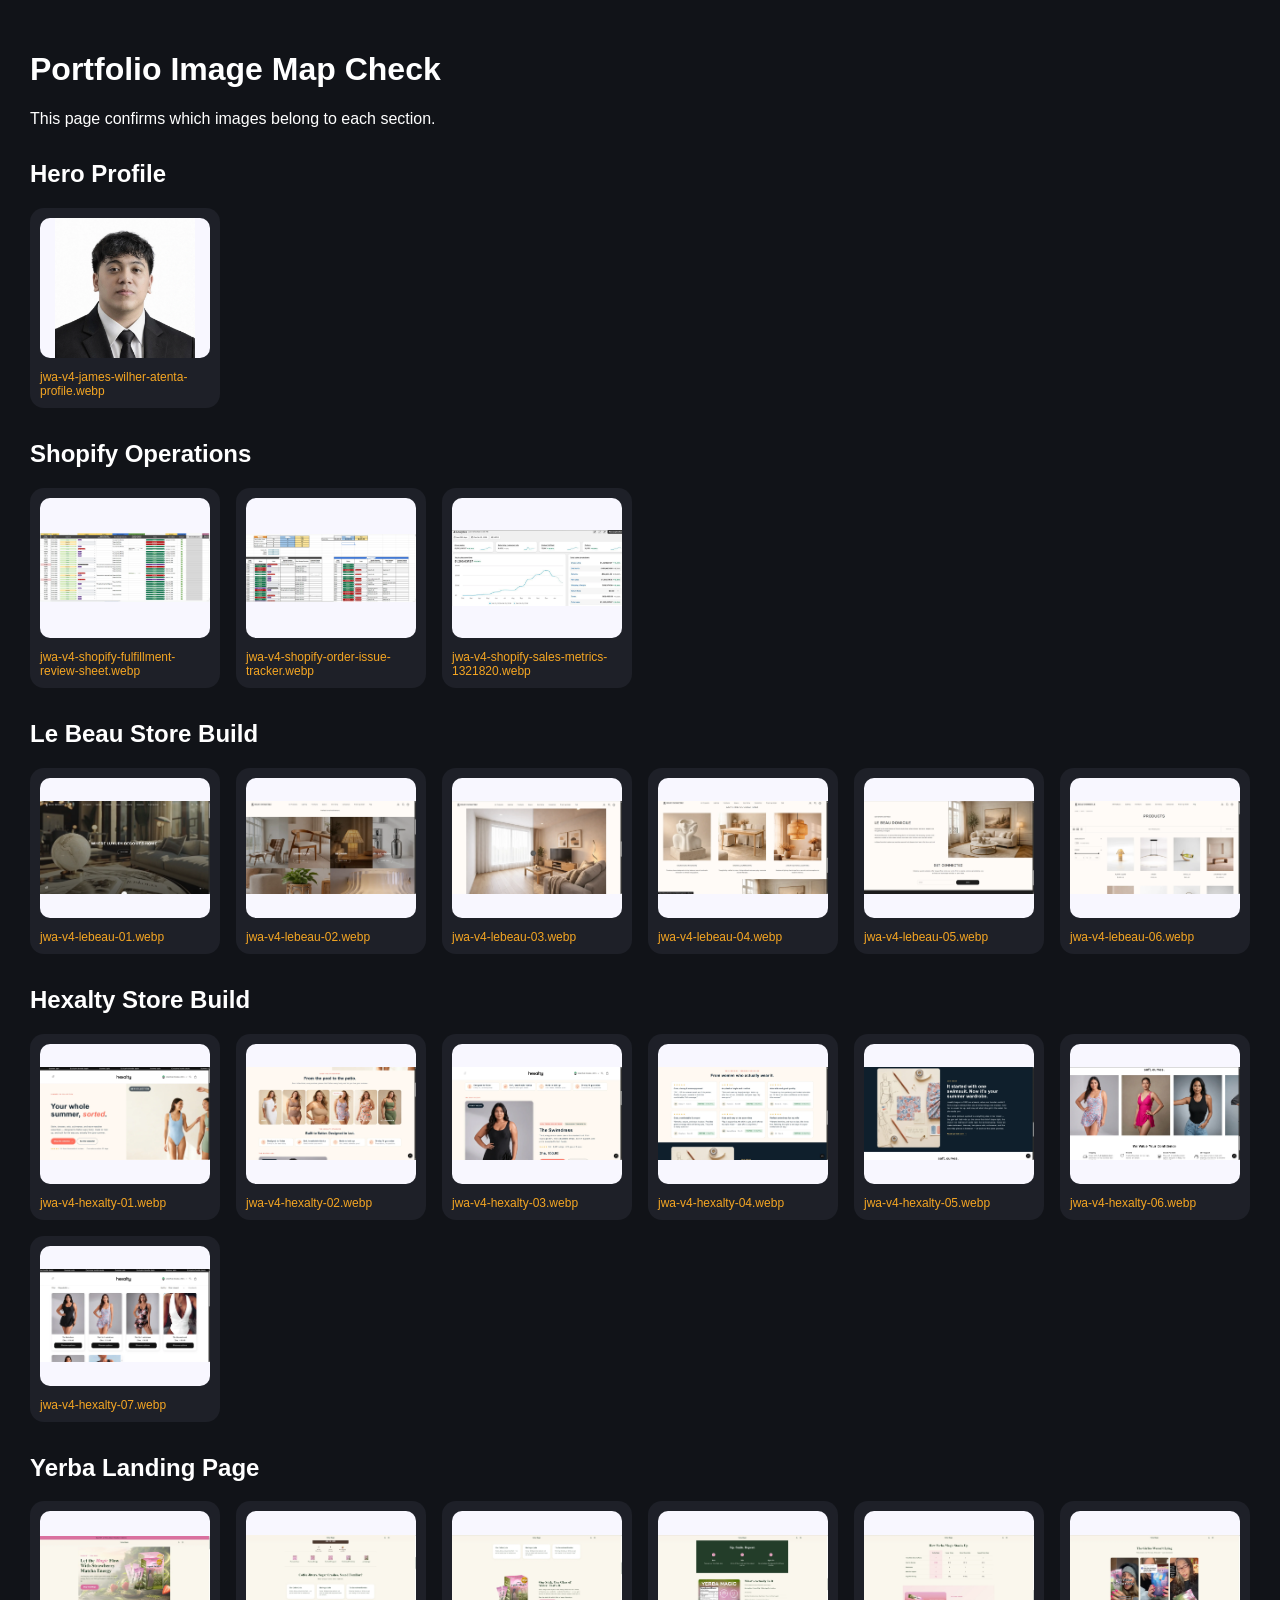
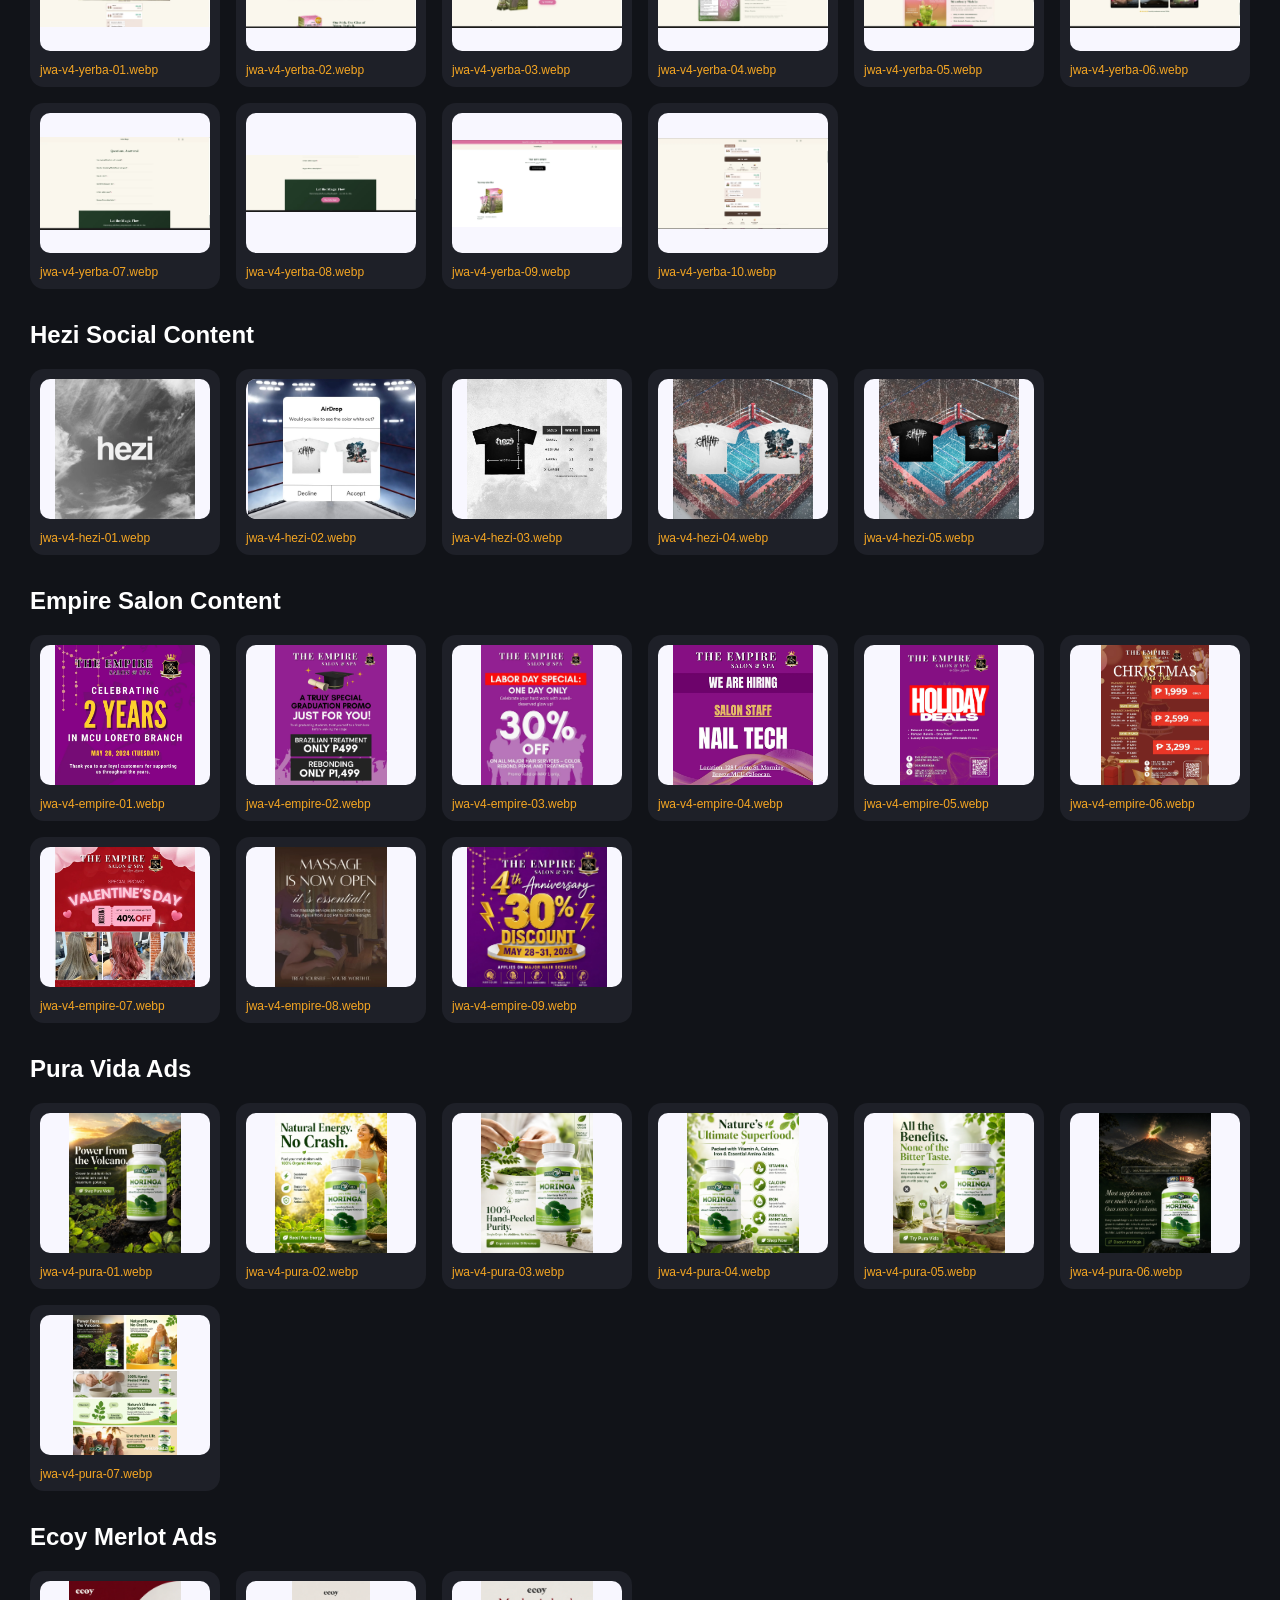
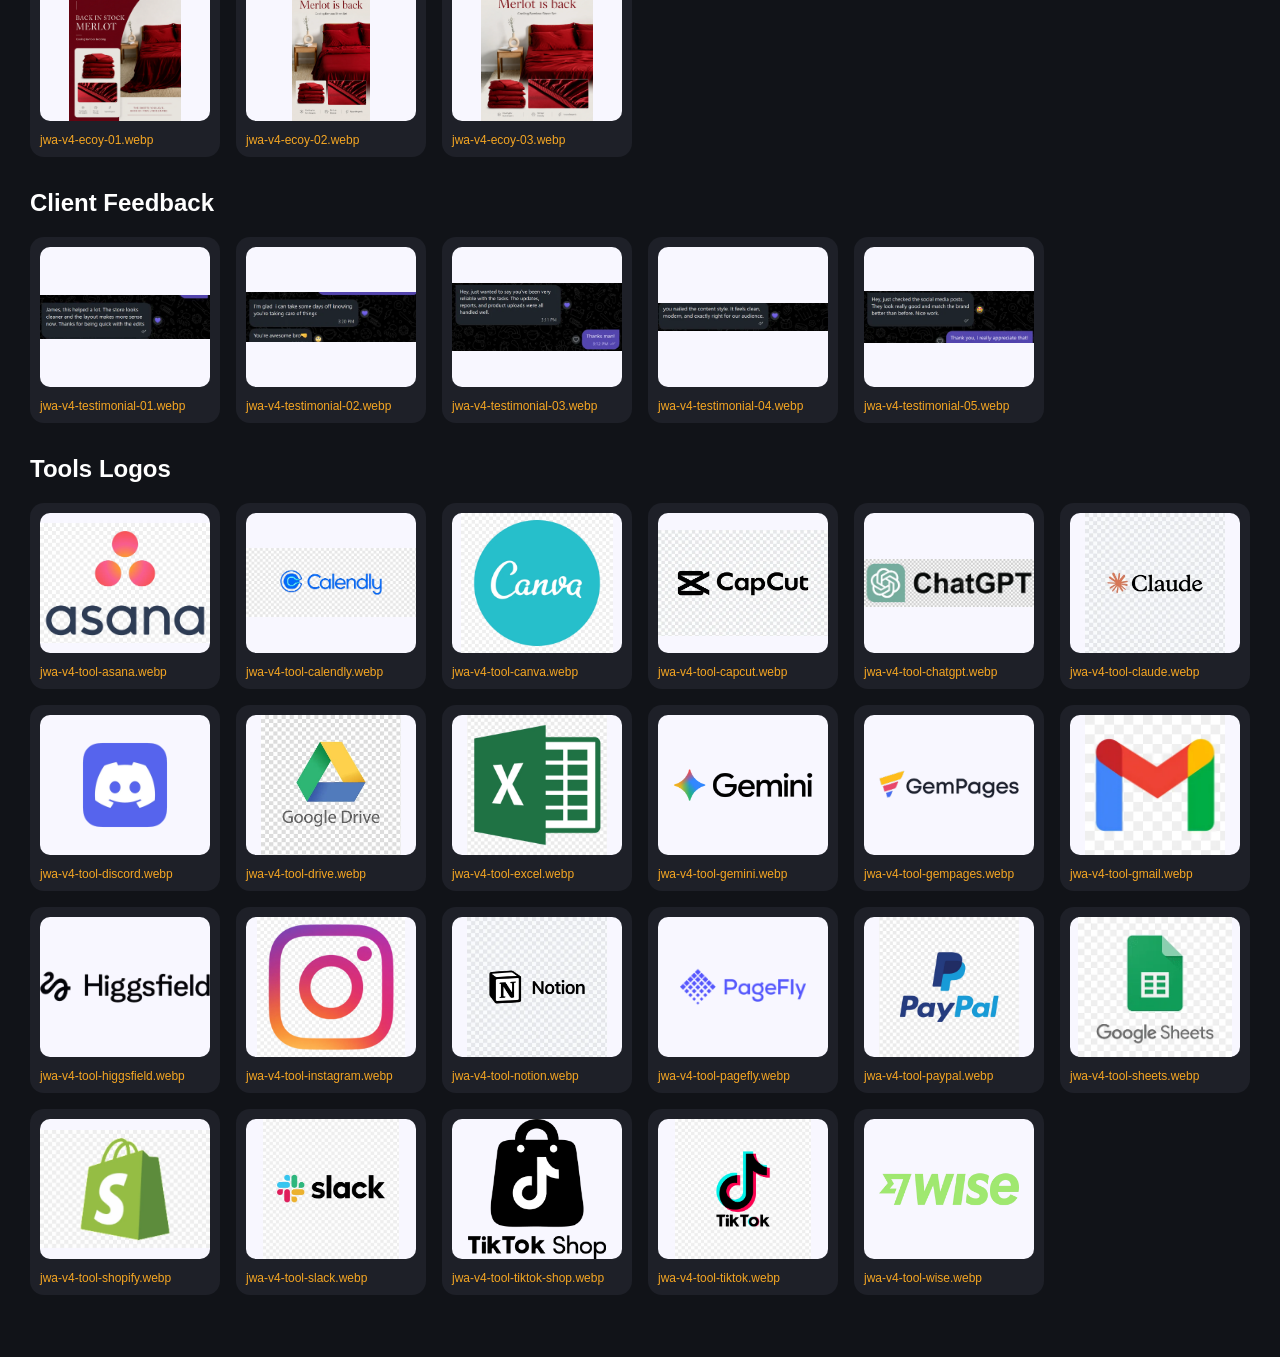
<file: image-map-check.html>
<!DOCTYPE html><html><head><meta charset="UTF-8"><meta name="viewport" content="width=device-width, initial-scale=1.0"><title>Image Map Check</title><style>body{font-family:Arial;background:#111318;color:white;margin:0;padding:30px}.group{margin:32px 0}.grid{display:grid;grid-template-columns:repeat(auto-fill,minmax(180px,1fr));gap:16px}.card{background:#1E2028;padding:10px;border-radius:14px}.card img{width:100%;height:140px;object-fit:contain;background:#F8F7FF;border-radius:10px}.name{font-size:12px;color:#F5A623;margin-top:8px}</style></head><body><h1>Portfolio Image Map Check</h1><p>This page confirms which images belong to each section.</p><section class="group"><h2>Hero Profile</h2><div class="grid"><div class="card"><img src="media-v4/jwa-v4-james-wilher-atenta-profile.webp" alt="jwa-v4-james-wilher-atenta-profile.webp"><div class="name">jwa-v4-james-wilher-atenta-profile.webp</div></div></div></section><section class="group"><h2>Shopify Operations</h2><div class="grid"><div class="card"><img src="media-v4/jwa-v4-shopify-fulfillment-review-sheet.webp" alt="jwa-v4-shopify-fulfillment-review-sheet.webp"><div class="name">jwa-v4-shopify-fulfillment-review-sheet.webp</div></div><div class="card"><img src="media-v4/jwa-v4-shopify-order-issue-tracker.webp" alt="jwa-v4-shopify-order-issue-tracker.webp"><div class="name">jwa-v4-shopify-order-issue-tracker.webp</div></div><div class="card"><img src="media-v4/jwa-v4-shopify-sales-metrics-1321820.webp" alt="jwa-v4-shopify-sales-metrics-1321820.webp"><div class="name">jwa-v4-shopify-sales-metrics-1321820.webp</div></div></div></section><section class="group"><h2>Le Beau Store Build</h2><div class="grid"><div class="card"><img src="media-v4/jwa-v4-lebeau-01.webp" alt="jwa-v4-lebeau-01.webp"><div class="name">jwa-v4-lebeau-01.webp</div></div><div class="card"><img src="media-v4/jwa-v4-lebeau-02.webp" alt="jwa-v4-lebeau-02.webp"><div class="name">jwa-v4-lebeau-02.webp</div></div><div class="card"><img src="media-v4/jwa-v4-lebeau-03.webp" alt="jwa-v4-lebeau-03.webp"><div class="name">jwa-v4-lebeau-03.webp</div></div><div class="card"><img src="media-v4/jwa-v4-lebeau-04.webp" alt="jwa-v4-lebeau-04.webp"><div class="name">jwa-v4-lebeau-04.webp</div></div><div class="card"><img src="media-v4/jwa-v4-lebeau-05.webp" alt="jwa-v4-lebeau-05.webp"><div class="name">jwa-v4-lebeau-05.webp</div></div><div class="card"><img src="media-v4/jwa-v4-lebeau-06.webp" alt="jwa-v4-lebeau-06.webp"><div class="name">jwa-v4-lebeau-06.webp</div></div></div></section><section class="group"><h2>Hexalty Store Build</h2><div class="grid"><div class="card"><img src="media-v4/jwa-v4-hexalty-01.webp" alt="jwa-v4-hexalty-01.webp"><div class="name">jwa-v4-hexalty-01.webp</div></div><div class="card"><img src="media-v4/jwa-v4-hexalty-02.webp" alt="jwa-v4-hexalty-02.webp"><div class="name">jwa-v4-hexalty-02.webp</div></div><div class="card"><img src="media-v4/jwa-v4-hexalty-03.webp" alt="jwa-v4-hexalty-03.webp"><div class="name">jwa-v4-hexalty-03.webp</div></div><div class="card"><img src="media-v4/jwa-v4-hexalty-04.webp" alt="jwa-v4-hexalty-04.webp"><div class="name">jwa-v4-hexalty-04.webp</div></div><div class="card"><img src="media-v4/jwa-v4-hexalty-05.webp" alt="jwa-v4-hexalty-05.webp"><div class="name">jwa-v4-hexalty-05.webp</div></div><div class="card"><img src="media-v4/jwa-v4-hexalty-06.webp" alt="jwa-v4-hexalty-06.webp"><div class="name">jwa-v4-hexalty-06.webp</div></div><div class="card"><img src="media-v4/jwa-v4-hexalty-07.webp" alt="jwa-v4-hexalty-07.webp"><div class="name">jwa-v4-hexalty-07.webp</div></div></div></section><section class="group"><h2>Yerba Landing Page</h2><div class="grid"><div class="card"><img src="media-v4/jwa-v4-yerba-01.webp" alt="jwa-v4-yerba-01.webp"><div class="name">jwa-v4-yerba-01.webp</div></div><div class="card"><img src="media-v4/jwa-v4-yerba-02.webp" alt="jwa-v4-yerba-02.webp"><div class="name">jwa-v4-yerba-02.webp</div></div><div class="card"><img src="media-v4/jwa-v4-yerba-03.webp" alt="jwa-v4-yerba-03.webp"><div class="name">jwa-v4-yerba-03.webp</div></div><div class="card"><img src="media-v4/jwa-v4-yerba-04.webp" alt="jwa-v4-yerba-04.webp"><div class="name">jwa-v4-yerba-04.webp</div></div><div class="card"><img src="media-v4/jwa-v4-yerba-05.webp" alt="jwa-v4-yerba-05.webp"><div class="name">jwa-v4-yerba-05.webp</div></div><div class="card"><img src="media-v4/jwa-v4-yerba-06.webp" alt="jwa-v4-yerba-06.webp"><div class="name">jwa-v4-yerba-06.webp</div></div><div class="card"><img src="media-v4/jwa-v4-yerba-07.webp" alt="jwa-v4-yerba-07.webp"><div class="name">jwa-v4-yerba-07.webp</div></div><div class="card"><img src="media-v4/jwa-v4-yerba-08.webp" alt="jwa-v4-yerba-08.webp"><div class="name">jwa-v4-yerba-08.webp</div></div><div class="card"><img src="media-v4/jwa-v4-yerba-09.webp" alt="jwa-v4-yerba-09.webp"><div class="name">jwa-v4-yerba-09.webp</div></div><div class="card"><img src="media-v4/jwa-v4-yerba-10.webp" alt="jwa-v4-yerba-10.webp"><div class="name">jwa-v4-yerba-10.webp</div></div></div></section><section class="group"><h2>Hezi Social Content</h2><div class="grid"><div class="card"><img src="media-v4/jwa-v4-hezi-01.webp" alt="jwa-v4-hezi-01.webp"><div class="name">jwa-v4-hezi-01.webp</div></div><div class="card"><img src="media-v4/jwa-v4-hezi-02.webp" alt="jwa-v4-hezi-02.webp"><div class="name">jwa-v4-hezi-02.webp</div></div><div class="card"><img src="media-v4/jwa-v4-hezi-03.webp" alt="jwa-v4-hezi-03.webp"><div class="name">jwa-v4-hezi-03.webp</div></div><div class="card"><img src="media-v4/jwa-v4-hezi-04.webp" alt="jwa-v4-hezi-04.webp"><div class="name">jwa-v4-hezi-04.webp</div></div><div class="card"><img src="media-v4/jwa-v4-hezi-05.webp" alt="jwa-v4-hezi-05.webp"><div class="name">jwa-v4-hezi-05.webp</div></div></div></section><section class="group"><h2>Empire Salon Content</h2><div class="grid"><div class="card"><img src="media-v4/jwa-v4-empire-01.webp" alt="jwa-v4-empire-01.webp"><div class="name">jwa-v4-empire-01.webp</div></div><div class="card"><img src="media-v4/jwa-v4-empire-02.webp" alt="jwa-v4-empire-02.webp"><div class="name">jwa-v4-empire-02.webp</div></div><div class="card"><img src="media-v4/jwa-v4-empire-03.webp" alt="jwa-v4-empire-03.webp"><div class="name">jwa-v4-empire-03.webp</div></div><div class="card"><img src="media-v4/jwa-v4-empire-04.webp" alt="jwa-v4-empire-04.webp"><div class="name">jwa-v4-empire-04.webp</div></div><div class="card"><img src="media-v4/jwa-v4-empire-05.webp" alt="jwa-v4-empire-05.webp"><div class="name">jwa-v4-empire-05.webp</div></div><div class="card"><img src="media-v4/jwa-v4-empire-06.webp" alt="jwa-v4-empire-06.webp"><div class="name">jwa-v4-empire-06.webp</div></div><div class="card"><img src="media-v4/jwa-v4-empire-07.webp" alt="jwa-v4-empire-07.webp"><div class="name">jwa-v4-empire-07.webp</div></div><div class="card"><img src="media-v4/jwa-v4-empire-08.webp" alt="jwa-v4-empire-08.webp"><div class="name">jwa-v4-empire-08.webp</div></div><div class="card"><img src="media-v4/jwa-v4-empire-09.webp" alt="jwa-v4-empire-09.webp"><div class="name">jwa-v4-empire-09.webp</div></div></div></section><section class="group"><h2>Pura Vida Ads</h2><div class="grid"><div class="card"><img src="media-v4/jwa-v4-pura-01.webp" alt="jwa-v4-pura-01.webp"><div class="name">jwa-v4-pura-01.webp</div></div><div class="card"><img src="media-v4/jwa-v4-pura-02.webp" alt="jwa-v4-pura-02.webp"><div class="name">jwa-v4-pura-02.webp</div></div><div class="card"><img src="media-v4/jwa-v4-pura-03.webp" alt="jwa-v4-pura-03.webp"><div class="name">jwa-v4-pura-03.webp</div></div><div class="card"><img src="media-v4/jwa-v4-pura-04.webp" alt="jwa-v4-pura-04.webp"><div class="name">jwa-v4-pura-04.webp</div></div><div class="card"><img src="media-v4/jwa-v4-pura-05.webp" alt="jwa-v4-pura-05.webp"><div class="name">jwa-v4-pura-05.webp</div></div><div class="card"><img src="media-v4/jwa-v4-pura-06.webp" alt="jwa-v4-pura-06.webp"><div class="name">jwa-v4-pura-06.webp</div></div><div class="card"><img src="media-v4/jwa-v4-pura-07.webp" alt="jwa-v4-pura-07.webp"><div class="name">jwa-v4-pura-07.webp</div></div></div></section><section class="group"><h2>Ecoy Merlot Ads</h2><div class="grid"><div class="card"><img src="media-v4/jwa-v4-ecoy-01.webp" alt="jwa-v4-ecoy-01.webp"><div class="name">jwa-v4-ecoy-01.webp</div></div><div class="card"><img src="media-v4/jwa-v4-ecoy-02.webp" alt="jwa-v4-ecoy-02.webp"><div class="name">jwa-v4-ecoy-02.webp</div></div><div class="card"><img src="media-v4/jwa-v4-ecoy-03.webp" alt="jwa-v4-ecoy-03.webp"><div class="name">jwa-v4-ecoy-03.webp</div></div></div></section><section class="group"><h2>Client Feedback</h2><div class="grid"><div class="card"><img src="media-v4/jwa-v4-testimonial-01.webp" alt="jwa-v4-testimonial-01.webp"><div class="name">jwa-v4-testimonial-01.webp</div></div><div class="card"><img src="media-v4/jwa-v4-testimonial-02.webp" alt="jwa-v4-testimonial-02.webp"><div class="name">jwa-v4-testimonial-02.webp</div></div><div class="card"><img src="media-v4/jwa-v4-testimonial-03.webp" alt="jwa-v4-testimonial-03.webp"><div class="name">jwa-v4-testimonial-03.webp</div></div><div class="card"><img src="media-v4/jwa-v4-testimonial-04.webp" alt="jwa-v4-testimonial-04.webp"><div class="name">jwa-v4-testimonial-04.webp</div></div><div class="card"><img src="media-v4/jwa-v4-testimonial-05.webp" alt="jwa-v4-testimonial-05.webp"><div class="name">jwa-v4-testimonial-05.webp</div></div></div></section><section class="group"><h2>Tools Logos</h2><div class="grid"><div class="card"><img src="media-v4/jwa-v4-tool-asana.webp" alt="jwa-v4-tool-asana.webp"><div class="name">jwa-v4-tool-asana.webp</div></div><div class="card"><img src="media-v4/jwa-v4-tool-calendly.webp" alt="jwa-v4-tool-calendly.webp"><div class="name">jwa-v4-tool-calendly.webp</div></div><div class="card"><img src="media-v4/jwa-v4-tool-canva.webp" alt="jwa-v4-tool-canva.webp"><div class="name">jwa-v4-tool-canva.webp</div></div><div class="card"><img src="media-v4/jwa-v4-tool-capcut.webp" alt="jwa-v4-tool-capcut.webp"><div class="name">jwa-v4-tool-capcut.webp</div></div><div class="card"><img src="media-v4/jwa-v4-tool-chatgpt.webp" alt="jwa-v4-tool-chatgpt.webp"><div class="name">jwa-v4-tool-chatgpt.webp</div></div><div class="card"><img src="media-v4/jwa-v4-tool-claude.webp" alt="jwa-v4-tool-claude.webp"><div class="name">jwa-v4-tool-claude.webp</div></div><div class="card"><img src="media-v4/jwa-v4-tool-discord.webp" alt="jwa-v4-tool-discord.webp"><div class="name">jwa-v4-tool-discord.webp</div></div><div class="card"><img src="media-v4/jwa-v4-tool-drive.webp" alt="jwa-v4-tool-drive.webp"><div class="name">jwa-v4-tool-drive.webp</div></div><div class="card"><img src="media-v4/jwa-v4-tool-excel.webp" alt="jwa-v4-tool-excel.webp"><div class="name">jwa-v4-tool-excel.webp</div></div><div class="card"><img src="media-v4/jwa-v4-tool-gemini.webp" alt="jwa-v4-tool-gemini.webp"><div class="name">jwa-v4-tool-gemini.webp</div></div><div class="card"><img src="media-v4/jwa-v4-tool-gempages.webp" alt="jwa-v4-tool-gempages.webp"><div class="name">jwa-v4-tool-gempages.webp</div></div><div class="card"><img src="media-v4/jwa-v4-tool-gmail.webp" alt="jwa-v4-tool-gmail.webp"><div class="name">jwa-v4-tool-gmail.webp</div></div><div class="card"><img src="media-v4/jwa-v4-tool-higgsfield.webp" alt="jwa-v4-tool-higgsfield.webp"><div class="name">jwa-v4-tool-higgsfield.webp</div></div><div class="card"><img src="media-v4/jwa-v4-tool-instagram.webp" alt="jwa-v4-tool-instagram.webp"><div class="name">jwa-v4-tool-instagram.webp</div></div><div class="card"><img src="media-v4/jwa-v4-tool-notion.webp" alt="jwa-v4-tool-notion.webp"><div class="name">jwa-v4-tool-notion.webp</div></div><div class="card"><img src="media-v4/jwa-v4-tool-pagefly.webp" alt="jwa-v4-tool-pagefly.webp"><div class="name">jwa-v4-tool-pagefly.webp</div></div><div class="card"><img src="media-v4/jwa-v4-tool-paypal.webp" alt="jwa-v4-tool-paypal.webp"><div class="name">jwa-v4-tool-paypal.webp</div></div><div class="card"><img src="media-v4/jwa-v4-tool-sheets.webp" alt="jwa-v4-tool-sheets.webp"><div class="name">jwa-v4-tool-sheets.webp</div></div><div class="card"><img src="media-v4/jwa-v4-tool-shopify.webp" alt="jwa-v4-tool-shopify.webp"><div class="name">jwa-v4-tool-shopify.webp</div></div><div class="card"><img src="media-v4/jwa-v4-tool-slack.webp" alt="jwa-v4-tool-slack.webp"><div class="name">jwa-v4-tool-slack.webp</div></div><div class="card"><img src="media-v4/jwa-v4-tool-tiktok-shop.webp" alt="jwa-v4-tool-tiktok-shop.webp"><div class="name">jwa-v4-tool-tiktok-shop.webp</div></div><div class="card"><img src="media-v4/jwa-v4-tool-tiktok.webp" alt="jwa-v4-tool-tiktok.webp"><div class="name">jwa-v4-tool-tiktok.webp</div></div><div class="card"><img src="media-v4/jwa-v4-tool-wise.webp" alt="jwa-v4-tool-wise.webp"><div class="name">jwa-v4-tool-wise.webp</div></div></div></section></body></html>
</file>
<file: styles.css>
:root {
  --ink: #111318;
  --secondary-dark: #1E2028;
  --violet: #7B5CF0;
  --gold: #F5A623;
  --white: #FFFFFF;
  --soft: #F8F7FF;
  --muted: #6B7280;
  --success: #4ADE80;
  --line: rgba(255,255,255,0.14);
  --light-line: rgba(17,19,24,0.12);
  --shadow: 0 24px 70px rgba(17,19,24,0.18);
}

* { box-sizing: border-box; }
html { scroll-behavior: smooth; }
body {
  margin: 0;
  color: var(--ink);
  background: var(--soft);
  font-family: Inter, system-ui, -apple-system, BlinkMacSystemFont, "Segoe UI", sans-serif;
  line-height: 1.65;
}
img { max-width: 100%; display: block; }
a { color: inherit; }
.container { width: min(1280px, calc(100% - 40px)); margin: 0 auto; }

.site-header {
  position: sticky;
  top: 0;
  z-index: 50;
  display: flex;
  align-items: center;
  justify-content: space-between;
  padding: 16px clamp(20px, 4vw, 64px);
  background: rgba(248, 247, 255, 0.92);
  border-bottom: 1px solid var(--light-line);
  backdrop-filter: blur(18px);
}
.brand { display: inline-flex; align-items: center; gap: 12px; text-decoration: none; font-weight: 800; }
.brand img { width: 44px; height: 44px; border-radius: 999px; object-fit: cover; border: 2px solid var(--violet); }
.nav-links { display: flex; align-items: center; gap: 24px; font-size: 14px; color: rgba(17,19,24,0.72); }
.nav-links a { text-decoration: none; }
.nav-links a:hover { color: var(--violet); }
.menu-toggle { display: none; border: 1px solid var(--light-line); background: var(--white); border-radius: 999px; padding: 10px 14px; font-weight: 700; }

section { padding: 96px 0; }
.section-dark { background: var(--ink); color: var(--white); }
.section-light { background: var(--soft); color: var(--ink); }
.section-heading { margin-bottom: 44px; }
.section-heading.narrow { max-width: 860px; }
.eyebrow { margin: 0 0 14px; color: var(--success); font-size: 13px; letter-spacing: 0.16em; text-transform: uppercase; font-weight: 800; }
.status-dot { width: 10px; height: 10px; display: inline-block; border-radius: 999px; background: var(--success); margin-right: 8px; box-shadow: 0 0 0 5px rgba(74,222,128,0.12); }
h1, h2 { margin: 0; font-family: Fraunces, Georgia, serif; font-weight: 800; line-height: 0.94; letter-spacing: -0.055em; }
h1 { font-size: clamp(52px, 8vw, 118px); max-width: 920px; }
h2 { font-size: clamp(42px, 6vw, 86px); }
h3 { margin: 0 0 8px; line-height: 1.2; }
p { font-size: 17px; }

.hero { padding-top: 72px; padding-bottom: 72px; }
.hero-grid { display: grid; grid-template-columns: minmax(0, 1.15fr) minmax(320px, 0.65fr); gap: 64px; align-items: center; }
.hero-text { max-width: 790px; color: rgba(255,255,255,0.78); font-size: clamp(17px, 2vw, 21px); }
.hero-actions { display: flex; flex-wrap: wrap; gap: 14px; margin-top: 28px; }
.btn { display: inline-flex; align-items: center; justify-content: center; min-height: 48px; padding: 13px 22px; border-radius: 999px; text-decoration: none; font-weight: 800; border: 1px solid transparent; }
.btn-primary { background: var(--violet); color: var(--white); box-shadow: 0 12px 38px rgba(123,92,240,0.36); }
.btn-secondary { border-color: rgba(255,255,255,0.22); color: var(--white); background: rgba(255,255,255,0.06); }
.btn-secondary.dark-text { color: var(--ink); border-color: var(--light-line); background: var(--white); }
.hero-card { position: relative; background: var(--secondary-dark); border: 1px solid var(--line); border-radius: 36px; overflow: hidden; box-shadow: var(--shadow); }
.hero-card > img { width: 100%; aspect-ratio: 4 / 5; object-fit: cover; object-position: center top; }
.hero-card-note { position: absolute; left: 20px; right: 20px; bottom: 20px; padding: 18px; background: rgba(255,255,255,0.92); color: var(--ink); border-radius: 22px; display: grid; gap: 2px; }
.hero-card-note span { color: var(--muted); }
.hero-card-note a { color: var(--violet); font-weight: 800; text-decoration: none; }

.marquee-wrap { overflow: hidden; background: var(--violet); color: var(--white); padding: 12px 0; border-top: 1px solid rgba(255,255,255,0.2); border-bottom: 1px solid rgba(255,255,255,0.2); }
.marquee-track { display: flex; width: max-content; gap: 34px; animation: marquee 34s linear infinite; font-weight: 900; text-transform: uppercase; letter-spacing: 0.12em; white-space: nowrap; }
.marquee-track span::after { content: "•"; color: var(--gold); margin-left: 34px; }
@keyframes marquee { from { transform: translateX(0); } to { transform: translateX(-50%); } }

.role-grid { display: grid; grid-template-columns: repeat(2, minmax(0,1fr)); gap: 22px; }
.role-card, .case-box, .tool-groups article, .contact-card { border-radius: 28px; border: 1px solid var(--light-line); background: var(--white); padding: 28px; box-shadow: 0 12px 40px rgba(17,19,24,0.06); }
.card-kicker, .case-box h3 { margin: 0 0 10px; color: var(--violet); font-size: 12px; text-transform: uppercase; letter-spacing: 0.14em; font-weight: 900; }
.role-card h3 { font-size: 28px; }
.role-card p, .case-box p { margin: 0; color: rgba(17,19,24,0.72); }

.project-row { display: grid; grid-template-columns: minmax(0, 0.85fr) minmax(0, 1.15fr); gap: 58px; align-items: start; }
.project-row.reverse { grid-template-columns: minmax(0, 1.15fr) minmax(0, 0.85fr); }
.project-row.reverse .project-copy { order: 2; }
.project-row.reverse .gallery, .project-row.reverse .media-stack { order: 1; }
.split-top { margin-top: 110px; }
.project-summary { max-width: 720px; color: inherit; opacity: 0.76; font-size: 20px; }
.text-link { color: var(--success); font-weight: 900; display: inline-block; margin: 18px 0 0; }
.case-stack { display: grid; gap: 14px; margin-top: 28px; }
.dark-cards .case-box { background: var(--secondary-dark); border-color: var(--line); }
.dark-cards .case-box p { color: rgba(255,255,255,0.72); }
.dark-cards .case-box h3 { color: var(--success); }
.light-cards .case-box h3 { color: var(--violet); }

.media-stack { display: grid; gap: 20px; }
.gallery { display: grid; gap: 18px; }
.gallery-three { grid-template-columns: repeat(3, minmax(0, 1fr)); }
.gallery-five, .gallery-six, .gallery-seven, .gallery-nine, .gallery-ten { grid-template-columns: repeat(2, minmax(0, 1fr)); }
.gallery-seven figure:last-child, .gallery-nine figure:last-child, .gallery-five figure:first-child { grid-column: span 2; }
figure { margin: 0; border-radius: 28px; overflow: hidden; background: rgba(255,255,255,0.06); border: 1px solid rgba(255,255,255,0.12); box-shadow: var(--shadow); }
.section-light figure { background: var(--white); border-color: var(--light-line); }
figure img { width: 100%; height: 360px; object-fit: contain; object-position: center; padding: 10px; background: var(--white); }
.section-dark figure img { background: var(--secondary-dark); }
.fixed-media figure img { height: 420px; }
figcaption { padding: 12px 16px 16px; font-size: 13px; color: var(--muted); font-weight: 700; }
.section-dark figcaption { color: rgba(255,255,255,0.62); }

.testimonial-grid { display: grid; grid-template-columns: repeat(5, minmax(0, 1fr)); gap: 18px; }
.testimonial-grid figure img { height: 280px; object-fit: contain; background: var(--white); }

.tool-groups { display: grid; grid-template-columns: repeat(4, minmax(0,1fr)); gap: 18px; margin-bottom: 28px; }
.tool-groups article { background: var(--secondary-dark); border-color: var(--line); box-shadow: none; }
.tool-groups h3 { color: var(--white); }
.tool-groups p { margin: 0; color: rgba(255,255,255,0.72); }
.tool-grid { display: grid; grid-template-columns: repeat(6, minmax(0,1fr)); gap: 14px; }
.tool-grid img { width: 100%; height: 110px; object-fit: contain; padding: 18px; border-radius: 22px; background: var(--soft); border: 1px solid var(--line); }

.contact-section { padding-top: 88px; }
.contact-card { display: grid; grid-template-columns: 1fr auto; gap: 28px; align-items: center; background: var(--white); }
.contact-card h2 { font-size: clamp(38px, 5vw, 68px); }
.contact-card p { color: rgba(17,19,24,0.72); max-width: 760px; }
.contact-actions { display: grid; gap: 12px; }
.site-footer { background: var(--ink); color: var(--white); padding: 28px 0; }
.footer-grid { display: flex; align-items: center; justify-content: space-between; gap: 18px; flex-wrap: wrap; }
.footer-grid p { margin: 0; color: rgba(255,255,255,0.72); }
.footer-grid a { color: var(--white); text-decoration: none; }

@media (max-width: 1050px) {
  .hero-grid, .project-row, .project-row.reverse { grid-template-columns: 1fr; }
  .project-row.reverse .project-copy, .project-row.reverse .gallery, .project-row.reverse .media-stack { order: initial; }
  .tool-groups { grid-template-columns: repeat(2, minmax(0,1fr)); }
  .testimonial-grid { grid-template-columns: repeat(2, minmax(0,1fr)); }
  .tool-grid { grid-template-columns: repeat(4, minmax(0,1fr)); }
}

@media (max-width: 760px) {
  .site-header { padding: 12px 18px; }
  .menu-toggle { display: inline-flex; }
  .nav-links { display: none; position: absolute; left: 18px; right: 18px; top: 72px; flex-direction: column; align-items: stretch; gap: 8px; padding: 18px; background: var(--white); border: 1px solid var(--light-line); border-radius: 20px; box-shadow: var(--shadow); }
  .nav-links.is-open { display: flex; }
  section { padding: 68px 0; }
  .container { width: min(100% - 28px, 1280px); }
  .role-grid, .gallery-three, .gallery-five, .gallery-six, .gallery-seven, .gallery-nine, .gallery-ten, .tool-groups, .testimonial-grid { grid-template-columns: 1fr; }
  .gallery-seven figure:last-child, .gallery-nine figure:last-child, .gallery-five figure:first-child { grid-column: auto; }
  figure img, .fixed-media figure img, .testimonial-grid figure img { height: auto; max-height: 420px; }
  .tool-grid { grid-template-columns: repeat(2, minmax(0,1fr)); }
  .contact-card { grid-template-columns: 1fr; }
  h1 { font-size: clamp(44px, 14vw, 72px); }
  h2 { font-size: clamp(38px, 12vw, 64px); }
}

.hero-actions {
  display: flex;
  align-items: center;
  gap: 18px;
  flex-wrap: wrap;
}

.border-btn {
  display: inline-flex;
  align-items: center;
  justify-content: center;
  min-height: 64px;
  padding: 0 34px;
  border: 1px solid rgba(255, 255, 255, 0.38);
  border-radius: 999px;
  background: transparent;
  color: #FFFFFF;
  text-decoration: none;
  font-weight: 800;
  line-height: 1;
  cursor: pointer;
  transition: border-color 0.2s ease, background 0.2s ease, transform 0.2s ease;
}

.border-btn:hover {
  border-color: #7B5CF0;
  background: rgba(123, 92, 240, 0.14);
  transform: translateY(-2px);
}

.hero-actions a[href*="mail.google.com"],
.contact a[href*="mail.google.com"],
footer a[href*="mail.google.com"],
a[href*="jamesatnta@gmail.com"] {
  display: inline-flex !important;
  align-items: center !important;
  justify-content: center !important;
  min-height: 64px !important;
  padding: 0 34px !important;
  border: 1px solid rgba(255, 255, 255, 0.42) !important;
  border-radius: 999px !important;
  background: transparent !important;
  color: #ffffff !important;
  text-decoration: none !important;
  font-weight: 800 !important;
  line-height: 1 !important;
  cursor: pointer !important;
  box-shadow: none !important;
}

.hero-actions a[href*="mail.google.com"]:hover,
.contact a[href*="mail.google.com"]:hover,
footer a[href*="mail.google.com"]:hover,
a[href*="jamesatnta@gmail.com"]:hover {
  border-color: #7B5CF0 !important;
  background: rgba(123, 92, 240, 0.14) !important;
  transform: translateY(-2px) !important;
}
.footer-pill,
.footer-email {
  display: inline-flex !important;
  align-items: center !important;
  justify-content: center !important;
  min-height: 64px !important;
  padding: 0 34px !important;
  border: 1px solid rgba(255, 255, 255, 0.42) !important;
  border-radius: 999px !important;
  background: transparent !important;
  color: #ffffff !important;
  text-decoration: none !important;
  font-weight: 800 !important;
  line-height: 1 !important;
  cursor: pointer !important;
}

.footer-pill:hover,
.footer-email:hover {
  border-color: #7B5CF0 !important;
  background: rgba(123, 92, 240, 0.14) !important;
  transform: translateY(-2px) !important;
}

.footer-phone {
  color: #ffffff !important;
  text-decoration: none !important;
  font-weight: 700 !important;
}

.footer-phone:hover {
  color: #F5A623 !important;
}
.footer-pill,
.footer-email {
  display: inline-flex !important;
  align-items: center !important;
  justify-content: center !important;
  min-height: 64px !important;
  padding: 0 34px !important;
  border: 1px solid rgba(255, 255, 255, 0.42) !important;
  border-radius: 999px !important;
  background: transparent !important;
  color: #ffffff !important;
  text-decoration: none !important;
  font-weight: 800 !important;
  line-height: 1 !important;
  cursor: pointer !important;
}

.footer-pill:hover,
.footer-email:hover {
  border-color: #7B5CF0 !important;
  background: rgba(123, 92, 240, 0.14) !important;
  transform: translateY(-2px) !important;
}
.contact-actions {
  display: flex !important;
  align-items: center !important;
  gap: 18px !important;
  flex-wrap: wrap !important;
  margin-top: 34px !important;
}

.contact-actions .contact-pill,
.contact-pill,
.contact-actions a {
  display: inline-flex !important;
  align-items: center !important;
  justify-content: center !important;
  min-height: 60px !important;
  padding: 0 32px !important;
  border: 1px solid rgba(17, 19, 24, 0.28) !important;
  border-radius: 999px !important;
  background: #ffffff !important;
  color: #111318 !important;
  text-decoration: none !important;
  font-weight: 800 !important;
  line-height: 1 !important;
  cursor: pointer !important;
  box-shadow: 0 16px 40px rgba(17, 19, 24, 0.08) !important;
}

.contact-actions .contact-pill:hover,
.contact-pill:hover,
.contact-actions a:hover {
  border-color: #7B5CF0 !important;
  background: #F8F7FF !important;
  color: #111318 !important;
  transform: translateY(-2px) !important;
}
.hero-email-pill {
  display: inline-flex !important;
  align-items: center !important;
  justify-content: center !important;
  width: 100% !important;
  min-height: 58px !important;
  padding: 0 28px !important;
  border: 1px solid rgba(17, 19, 24, 0.22) !important;
  border-radius: 999px !important;
  background: rgba(255, 255, 255, 0.86) !important;
  color: #111318 !important;
  text-decoration: none !important;
  font-weight: 800 !important;
  line-height: 1 !important;
  cursor: pointer !important;
}

.hero-email-pill:visited {
  color: #111318 !important;
}

.hero-email-pill:hover {
  border-color: #7B5CF0 !important;
  background: #F8F7FF !important;
  color: #111318 !important;
  transform: translateY(-2px) !important;
}
</file>
